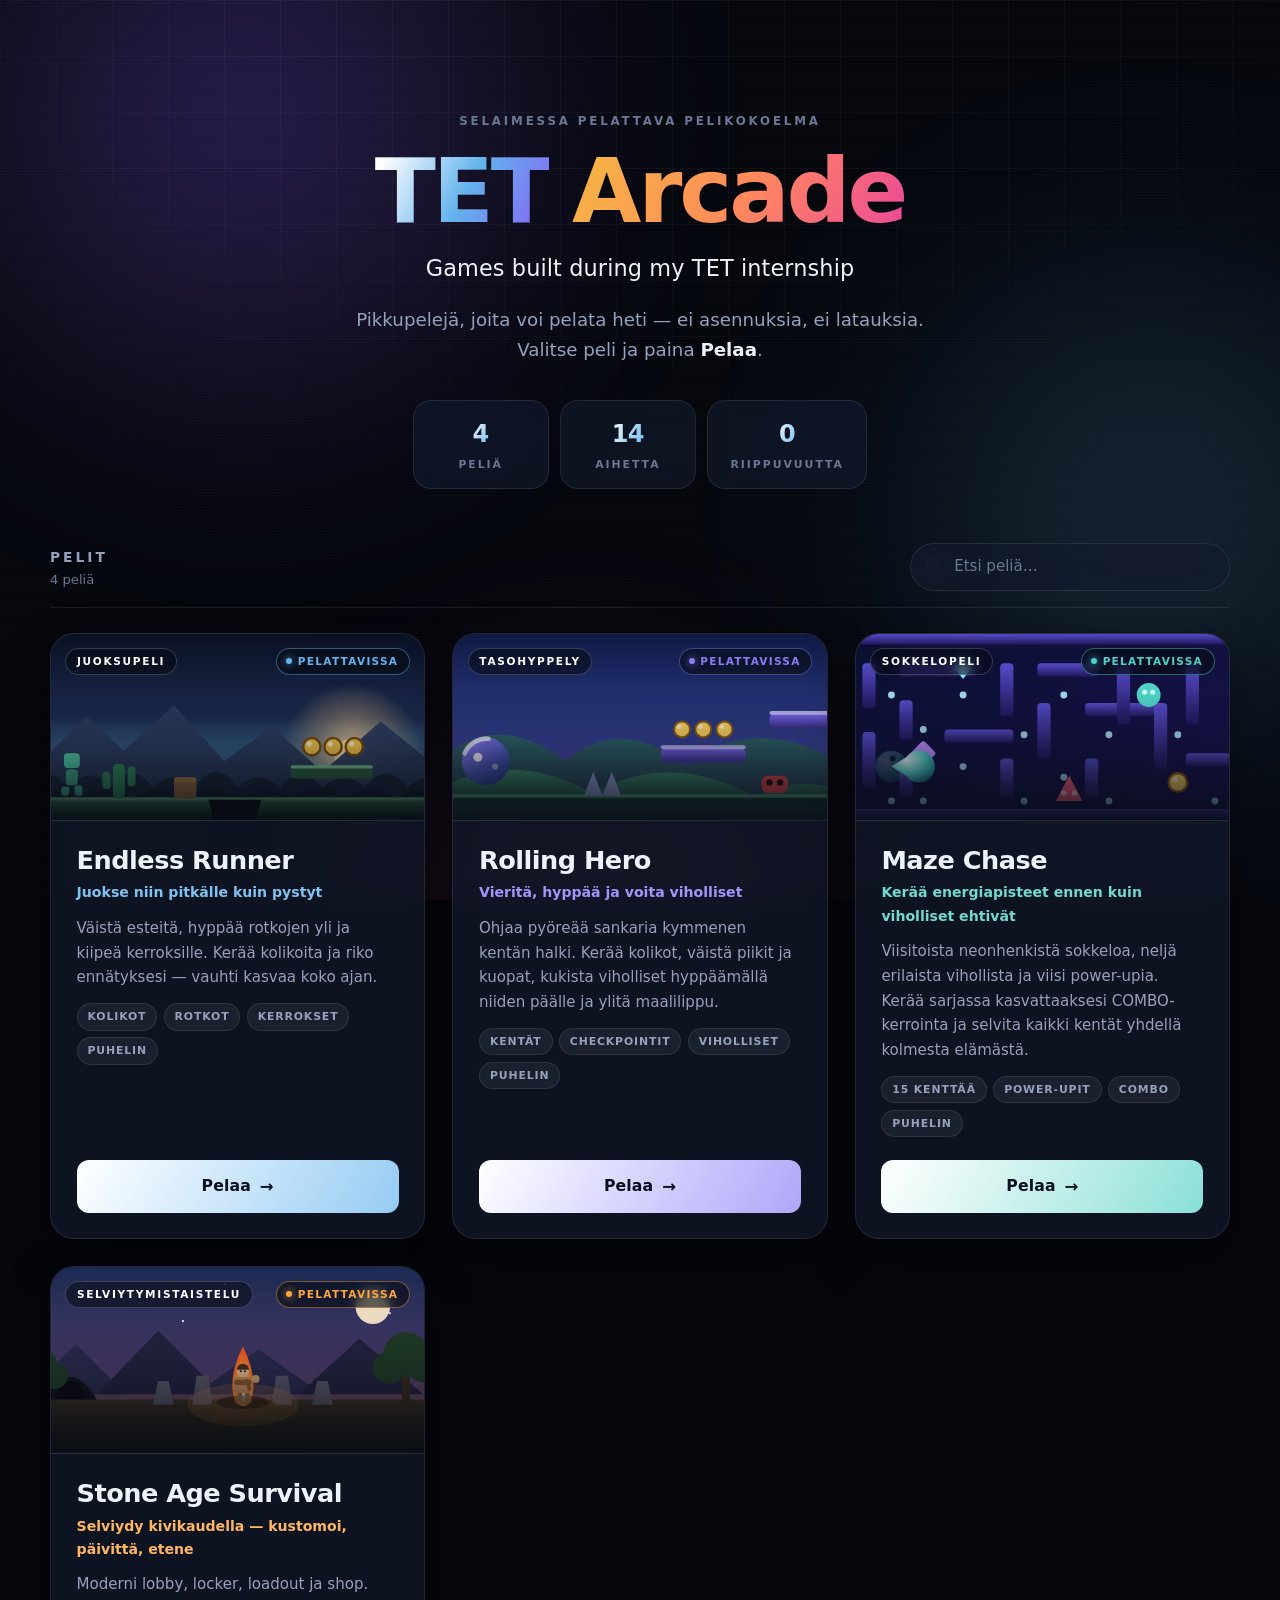
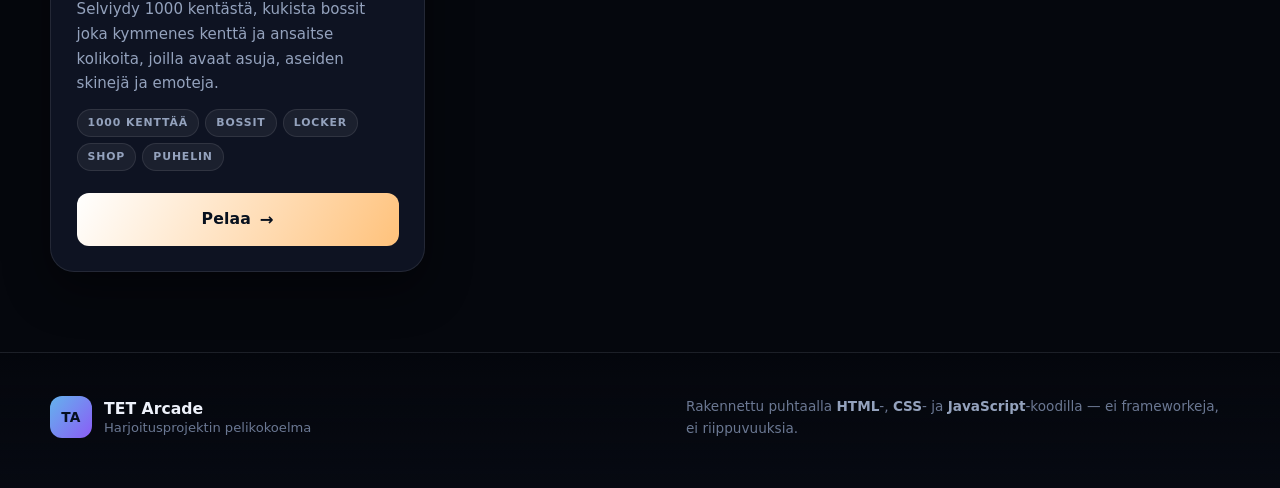
<file: index.html>
<!DOCTYPE html>
<html lang="fi">
<head>
    <meta charset="UTF-8">
    <meta name="viewport" content="width=device-width, initial-scale=1.0, viewport-fit=cover">
    <meta name="theme-color" content="#070a13">
    <meta name="description" content="TET Arcade — kokoelma selaimessa pelattavia pikkupelejä. Ei asennuksia, ei latauksia.">
    <title>TET Arcade</title>
    <link rel="stylesheet" href="style.css">
</head>
<body>
    <!-- Taustan hehku ja ruudukko -->
    <div class="bg" aria-hidden="true">
        <span class="bg__glow bg__glow--one"></span>
        <span class="bg__glow bg__glow--two"></span>
        <span class="bg__glow bg__glow--three"></span>
        <span class="bg__grid"></span>
        <span class="bg__scan"></span>
    </div>

    <a class="skip" href="#main">Siirry peleihin</a>

    <header class="hero">
        <div class="wrap hero__inner">
            <p class="hero__kicker">Selaimessa pelattava pelikokoelma</p>

            <h1 class="hero__title">
                <span class="hero__tet">TET</span><span class="hero__arcade">Arcade</span>
            </h1>

            <p class="hero__subtitle">Games built during my TET internship</p>

            <p class="hero__lead">
                Pikkupelejä, joita voi pelata heti — ei asennuksia, ei latauksia.
                Valitse peli ja paina <strong>Pelaa</strong>.
            </p>

            <!-- Luvut rakennetaan app.js:ssä peliluettelosta. -->
            <ul class="stats" id="stats" aria-label="Kokoelman tiedot"></ul>
        </div>
    </header>

    <main class="wrap main" id="main">
        <div class="section-head">
            <div>
                <h2 class="section-title">Pelit</h2>
                <p class="section-note" id="resultCount" aria-live="polite"></p>
            </div>

            <!-- Haku: suodattaa kortit nimellä, kuvauksella ja tageilla. -->
            <div class="search" id="searchWrap" hidden>
                <label class="sr-only" for="search">Etsi peliä</label>
                <span class="search__icon" aria-hidden="true"></span>
                <input
                    class="search__input"
                    id="search"
                    type="search"
                    placeholder="Etsi peliä…"
                    autocomplete="off"
                    spellcheck="false">
            </div>
        </div>

        <!-- Pelikortit rakennetaan app.js:ssä games.json-tiedostosta. -->
        <ul class="games" id="games" aria-label="Pelivalikoima"></ul>

        <p class="state" id="state" hidden></p>
    </main>

    <footer class="footer">
        <div class="wrap footer__inner">
            <div class="footer__brand">
                <span class="footer__logo" aria-hidden="true">TA</span>
                <span class="footer__text">
                    <strong>TET Arcade</strong>
                    <span>Harjoitusprojektin pelikokoelma</span>
                </span>
            </div>

            <p class="footer__tech">
                Rakennettu puhtaalla <strong>HTML</strong>-, <strong>CSS</strong>- ja
                <strong>JavaScript</strong>-koodilla — ei frameworkeja, ei riippuvuuksia.
            </p>
        </div>
    </footer>

    <script src="app.js"></script>
</body>
</html>
</file>
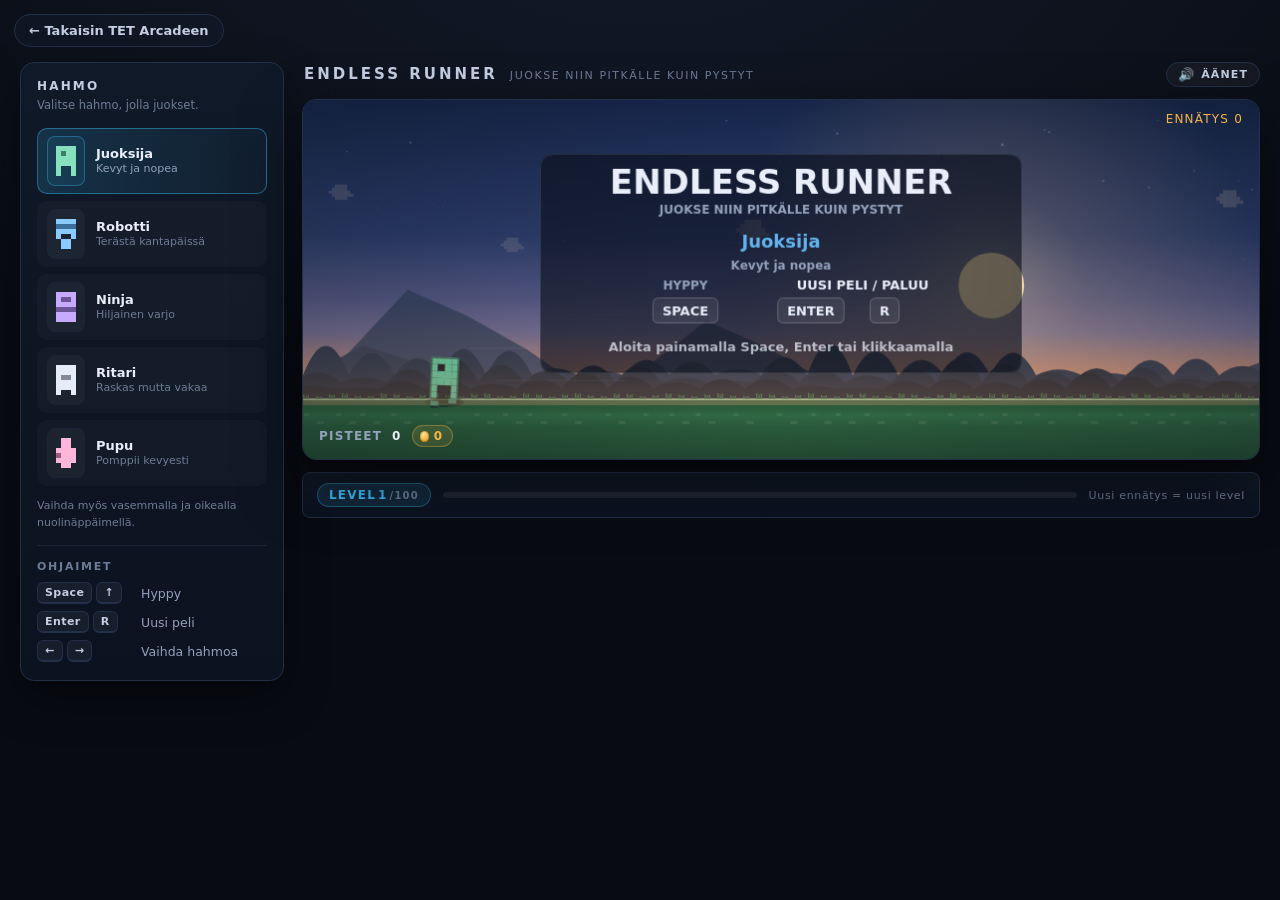
<file: games/endless-runner/index.html>
<!DOCTYPE html>
<html lang="fi">
<head>
    <meta charset="UTF-8">
    <!-- Puhelin: ei zoomia, ei kaksoisnapautuszoomoa, sivun leveys laitteen mukaan -->
    <meta name="viewport" content="width=device-width, initial-scale=1.0, maximum-scale=1.0, user-scalable=no, viewport-fit=cover">
    <meta name="theme-color" content="#0e1420">
    <meta name="mobile-web-app-capable" content="yes">
    <title>Endless Runner</title>
    <link rel="stylesheet" href="style.css">
</head>
<body>
    <!-- Paluulinkki arcade-etusivulle. -->
    <a class="backlink" href="../../index.html">← Takaisin TET Arcadeen</a>

    <div class="layout">
        <!-- Hampurilaisnappi: avaa ja sulkee valikon puhelimessa.
             Työpöydällä valikko on aina näkyvissä eikä nappia tarvita. -->
        <button class="menubtn" id="menuBtn" type="button" aria-expanded="false" aria-controls="panel">
            <span class="menubtn__bars" aria-hidden="true"><i></i><i></i><i></i></span>
            <span class="menubtn__label" id="menuLabel">Valikko</span>
        </button>

        <aside class="panel" id="panel">
            <h2 class="panel__title">Hahmo</h2>
            <p class="panel__lead">Valitse hahmo, jolla juokset.</p>

            <!-- Hahmovalitsin: napit rakennetaan game.js:ssä hahmomäärittelystä. -->
            <div class="picker" id="picker" role="radiogroup" aria-label="Hahmon valinta"></div>
            <p class="picker__hint" id="pickerHint">Vaihda myös vasemmalla ja oikealla nuolinäppäimellä.</p>

            <section class="block">
                <h3 class="block__title">Ohjaimet</h3>
                <div class="controls">
                    <div class="controls__row">
                        <span class="controls__keys"><kbd>Space</kbd><kbd>↑</kbd></span>
                        <span>Hyppy</span>
                    </div>
                    <div class="controls__row">
                        <span class="controls__keys"><kbd>Enter</kbd><kbd>R</kbd></span>
                        <span>Uusi peli</span>
                    </div>
                    <div class="controls__row">
                        <span class="controls__keys"><kbd>←</kbd><kbd>→</kbd></span>
                        <span>Vaihda hahmoa</span>
                    </div>
                </div>
            </section>
        </aside>

        <main class="game-column">
            <header class="topbar">
                <h1 class="topbar__title">Endless Runner</h1>
                <span class="topbar__tag">Juokse niin pitkälle kuin pystyt</span>
                <button class="soundbtn" id="soundBtn" type="button" aria-pressed="false" title="Äänet päälle / pois">
                    <span class="soundbtn__icon" id="soundIcon" aria-hidden="true">🔊</span>
                    <span class="soundbtn__label" id="soundLabel">Äänet</span>
                </button>
            </header>

            <div class="stage">
                <canvas id="game" width="960" height="360" aria-label="Endless Runner -peli"></canvas>
                <p class="touchhint" aria-hidden="true">Napauta hypätäksesi</p>

                <!-- Pystynäytöllä kehotetaan kääntämään puhelin vaakatasoon. -->
                <div class="rotatetip" id="rotateTip" hidden>
                    <span class="rotatetip__icon" aria-hidden="true">📱</span>
                    <p class="rotatetip__text">Käännä puhelin vaakatasoon</p>
                    <p class="rotatetip__note">Peli näkyy silloin koko ruudulla</p>
                </div>

                <div class="hud">
                    <div class="hud__score">
                        <span class="hud__label">Pisteet</span>
                        <span id="score">0</span>
                        <span class="hud__coins" title="Kolikot">
                            <span class="hud__coin" aria-hidden="true"></span>
                            <span id="coins">0</span>
                        </span>
                    </div>
                    <div class="hud__best" id="best" hidden>Ennätys <span id="bestScore">0</span></div>
                </div>

                <div class="overlay" id="overlay" hidden>
                    <div class="overlay__panel">
                        <p class="overlay__title" id="overlayTitle">Peli loppui</p>
                        <p class="overlay__score" id="overlayScore">Pisteet 0</p>
                        <p class="overlay__note" id="overlayNote" hidden></p>
                        <p class="overlay__hint" id="overlayHint">Aloita uusi peli painamalla <kbd>Enter</kbd>, <kbd>Space</kbd> tai klikkaamalla</p>
                        <button class="overlay__again" id="overlayBtn" type="button">Pelaa uudelleen</button>
                    </div>
                </div>
            </div>

            <div class="levelbar">
                <span class="levelbar__badge">Level <span id="level">1</span><span class="levelbar__max">/100</span></span>
                <div class="levelbar__track" role="progressbar" aria-label="Edistyminen seuraavalle levelille">
                    <div class="levelbar__fill" id="levelFill"></div>
                </div>
                <span class="levelbar__note">Uusi ennätys = uusi level</span>
            </div>
        </main>
    </div>

    <script src="game.js"></script>
</body>
</html>
</file>
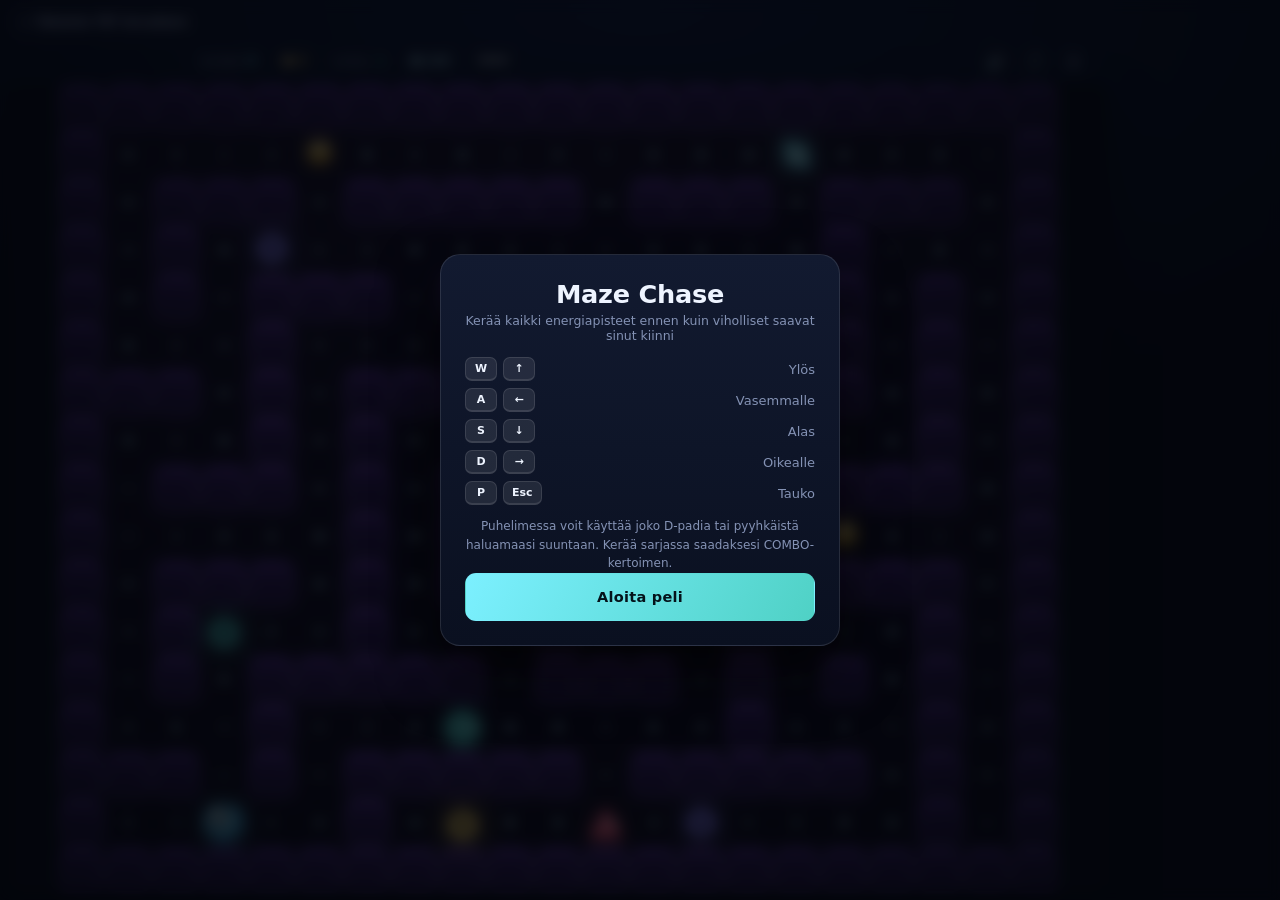
<file: games/maze-chase/index.html>
<!DOCTYPE html>
<html lang="fi">
<head>
    <meta charset="UTF-8">
    <!-- Puhelin: ei zoomia, sivun leveys laitteen mukaan, lovi huomioidaan -->
    <meta name="viewport" content="width=device-width, initial-scale=1.0, maximum-scale=1.0, user-scalable=no, viewport-fit=cover">
    <meta name="theme-color" content="#070b18">
    <meta name="mobile-web-app-capable" content="yes">
    <meta name="apple-mobile-web-app-capable" content="yes">
    <meta name="description" content="Maze Chase — nopeatempoinen neonhenkinen sokkelopeli.">
    <title>Maze Chase</title>
    <link rel="stylesheet" href="style.css">
</head>
<body>
    <!-- Paluulinkki arcade-valikkoon. -->
    <a class="backlink" href="../../index.html">← Takaisin TET Arcadeen</a>

    <div class="game">
        <!-- Yläpalkki: pisteet, kolikot, kenttä, elämät -->
        <header class="topbar">
            <div class="topbar__stats">
                <span class="chip chip--score" title="Pisteet">
                    <span class="chip__label">SCORE</span><strong id="hudScore">0</strong>
                </span>
                <span class="chip chip--coins" title="Kolikot">
                    <span class="coin-dot" aria-hidden="true"></span><strong id="hudCoins">0</strong>
                </span>
                <span class="chip chip--level" title="Kenttä">
                    <span class="chip__label">LEVEL</span><strong id="hudLevel">1</strong>
                </span>
                <span class="chip chip--pellets" title="Jäljellä olevat energiapisteet">
                    <span class="pellet-dot" aria-hidden="true"></span><strong id="hudPellets">0</strong>
                </span>
                <span class="chip chip--lives" title="Elämät"><strong id="hudLives">❤️❤️❤️</strong></span>
                <span class="chip chip--combo" id="hudComboWrap" hidden title="Pistekerroin">
                    COMBO <strong id="hudCombo">x2</strong>
                </span>
            </div>

            <div class="topbar__buttons">
                <button class="iconbtn" id="btnSound" type="button" title="Äänet päälle / pois" aria-pressed="false">🔊</button>
                <button class="iconbtn" id="btnMusic" type="button" title="Musiikki päälle / pois" aria-pressed="false">🎵</button>
                <button class="iconbtn" id="btnPause" type="button" title="Tauko (P)">⏸</button>
            </div>
        </header>

        <!-- Aktiiviset power-upit -->
        <p class="power" id="hudPower" hidden></p>

        <!-- Pelialue -->
        <div class="stage" id="stage">
            <canvas id="game" width="672" height="544" aria-label="Maze Chase -peli"></canvas>
        </div>

        <!-- Kosketusohjain: D-pad. Pyyhkäisy toimii koko pelialueella. -->
        <div class="dpad" id="dpad" aria-hidden="true">
            <button class="dbtn dbtn--up" id="btnUp" type="button" aria-label="Ylös">▲</button>
            <button class="dbtn dbtn--left" id="btnLeft" type="button" aria-label="Vasemmalle">◀</button>
            <button class="dbtn dbtn--down" id="btnDown" type="button" aria-label="Alas">▼</button>
            <button class="dbtn dbtn--right" id="btnRight" type="button" aria-label="Oikealle">▶</button>
        </div>
    </div>

    <!-- Pause-valikko -->
    <div class="overlay" id="pauseOverlay" hidden>
        <div class="overlay__panel">
            <h2 class="overlay__title">Tauko</h2>
            <p class="overlay__sub" id="pauseSub">Kenttä 1</p>

            <div class="menu">
                <button class="mbtn mbtn--primary" id="btnContinue" type="button">CONTINUE</button>
                <button class="mbtn" id="btnRestart" type="button">RESTART LEVEL</button>
                <button class="mbtn" id="btnSettings" type="button">SETTINGS</button>
                <button class="mbtn mbtn--ghost" id="btnBackToGames" type="button">BACK TO GAMES</button>
            </div>

            <div class="settings" id="settingsPanel" hidden>
                <h3 class="settings__title">Asetukset</h3>
                <label class="settings__row">
                    <span>Sound</span>
                    <input type="checkbox" id="optSound" checked>
                </label>
                <label class="settings__row">
                    <span>Music</span>
                    <input type="checkbox" id="optMusic" checked>
                </label>
                <label class="settings__row">
                    <span>Näytä D-pad</span>
                    <input type="checkbox" id="optDpad" checked>
                </label>
                <button class="mbtn mbtn--small" id="btnCloseSettings" type="button">Valmis</button>
            </div>
        </div>
    </div>

    <!-- Kenttä läpi -->
    <div class="overlay" id="clearOverlay" hidden>
        <div class="overlay__panel">
            <p class="overlay__badge">Kenttä läpi!</p>
            <h2 class="overlay__title" id="clearTitle">Hienoa!</h2>

            <ul class="results">
                <li><span>Pisteet</span><strong id="clearScore">0</strong></li>
                <li><span>Kolikot</span><strong id="clearCoins">0 / 0</strong></li>
                <li><span>Aika</span><strong id="clearTime">0:00</strong></li>
                <li><span>Bonus</span><strong id="clearBonus">+0</strong></li>
            </ul>

            <p class="overlay__note" id="clearNote" hidden></p>

            <div class="menu">
                <button class="mbtn mbtn--primary" id="btnNext" type="button">Seuraava kenttä</button>
                <button class="mbtn mbtn--ghost" id="btnClearBack" type="button">BACK TO GAMES</button>
            </div>
        </div>
    </div>

    <!-- Game over -->
    <div class="overlay" id="overOverlay" hidden>
        <div class="overlay__panel">
            <p class="overlay__badge overlay__badge--danger">GAME OVER</p>
            <h2 class="overlay__title">Viholliset saivat sinut</h2>

            <ul class="results">
                <li><span>Pisteet</span><strong id="overScore">0</strong></li>
                <li><span>Kolikot</span><strong id="overCoins">0</strong></li>
                <li><span>Kenttä</span><strong id="overLevel">1 / 15</strong></li>
                <li><span>Paras tulos</span><strong id="overBest">0</strong></li>
            </ul>

            <p class="overlay__note" id="overNote" hidden></p>

            <div class="menu">
                <button class="mbtn mbtn--primary" id="btnRetry" type="button">Yritä uudelleen</button>
                <button class="mbtn mbtn--ghost" id="btnOverBack" type="button">BACK TO GAMES</button>
            </div>
        </div>
    </div>

    <!-- Lopputulokset -->
    <div class="overlay" id="finalOverlay" hidden>
        <div class="overlay__panel">
            <p class="overlay__badge overlay__badge--gold">Kaikki 15 kenttää läpi!</p>
            <h2 class="overlay__title">Olet sokkelomestari!</h2>

            <ul class="results">
                <li><span>Loppupisteet</span><strong id="finalScore">0</strong></li>
                <li><span>Kolikot yhteensä</span><strong id="finalCoins">0</strong></li>
                <li><span>Kokonaisaika</span><strong id="finalTime">0:00</strong></li>
                <li><span>Paras tulos</span><strong id="finalBest">0</strong></li>
            </ul>

            <div class="menu">
                <button class="mbtn mbtn--primary" id="btnFinalReplay" type="button">Pelaa alusta</button>
                <button class="mbtn mbtn--ghost" id="btnFinalBack" type="button">BACK TO GAMES</button>
            </div>
        </div>
    </div>

    <!-- Ohjeet -->
    <div class="overlay" id="helpOverlay" hidden>
        <div class="overlay__panel">
            <h2 class="overlay__title">Maze Chase</h2>
            <p class="overlay__sub">Kerää kaikki energiapisteet ennen kuin viholliset saavat sinut kiinni</p>

            <ul class="help">
                <li><span class="help__key">W</span><span class="help__key">↑</span><span class="help__txt">Ylös</span></li>
                <li><span class="help__key">A</span><span class="help__key">←</span><span class="help__txt">Vasemmalle</span></li>
                <li><span class="help__key">S</span><span class="help__key">↓</span><span class="help__txt">Alas</span></li>
                <li><span class="help__key">D</span><span class="help__key">→</span><span class="help__txt">Oikealle</span></li>
                <li><span class="help__key">P</span><span class="help__key">Esc</span><span class="help__txt">Tauko</span></li>
            </ul>

            <p class="overlay__note">
                Puhelimessa voit käyttää joko D-padia tai pyyhkäistä haluamaasi suuntaan.
                Kerää sarjassa saadaksesi COMBO-kertoimen.
            </p>

            <div class="menu">
                <button class="mbtn mbtn--primary" id="btnStart" type="button">Aloita peli</button>
            </div>
        </div>
    </div>

    <script src="game.js"></script>
</body>
</html>
</file>
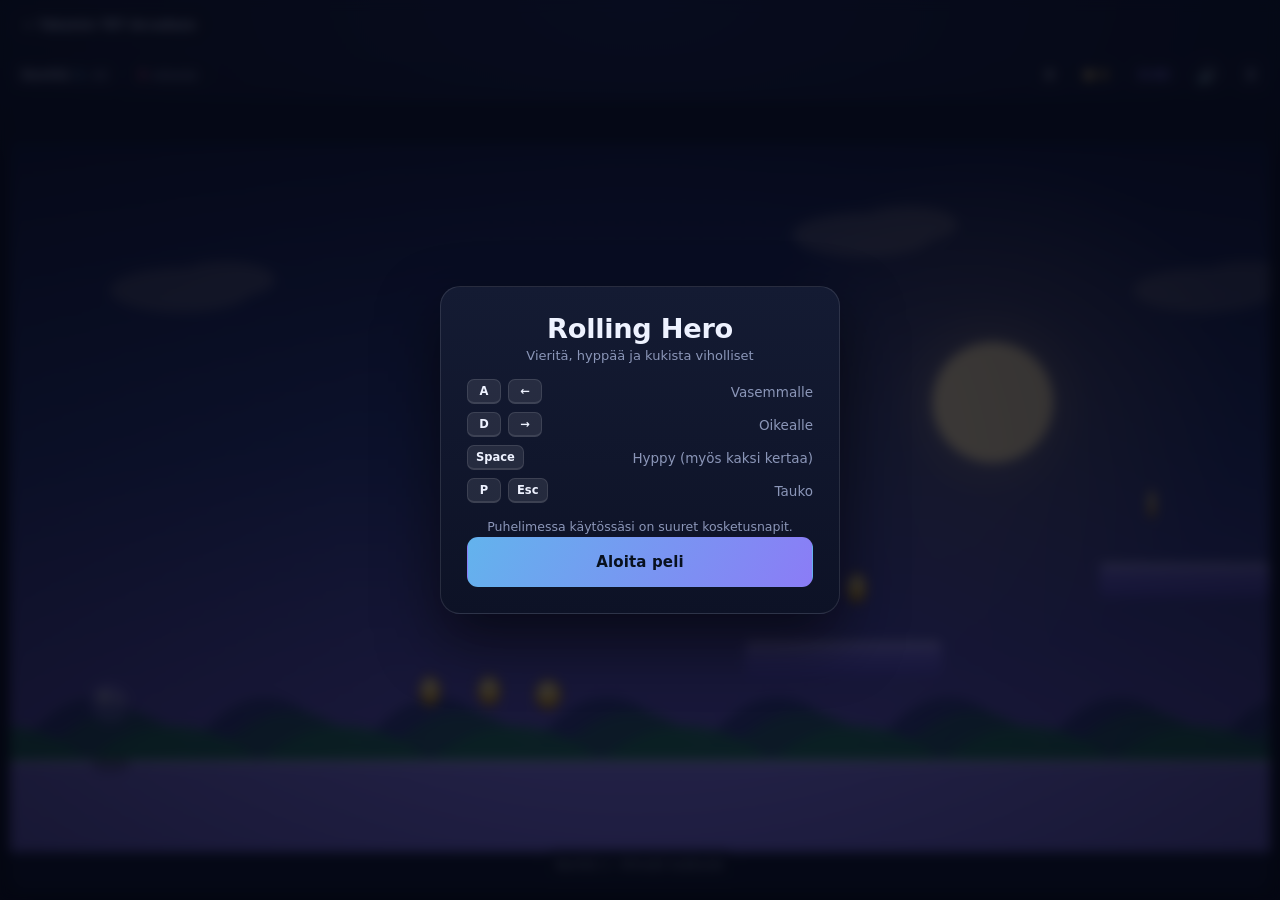
<file: games/rolling-hero/index.html>
<!DOCTYPE html>
<html lang="fi">
<head>
    <meta charset="UTF-8">
    <!-- Puhelin: ei zoomia, sivun leveys laitteen mukaan, lovi huomioidaan -->
    <meta name="viewport" content="width=device-width, initial-scale=1.0, maximum-scale=1.0, user-scalable=no, viewport-fit=cover">
    <meta name="theme-color" content="#0b1024">
    <meta name="mobile-web-app-capable" content="yes">
    <meta name="apple-mobile-web-app-capable" content="yes">
    <meta name="description" content="Rolling Hero — värikäs tasohyppely, jossa pyöreä sankari vierii kenttien halki.">
    <title>Rolling Hero</title>
    <link rel="stylesheet" href="style.css">
</head>
<body>
    <!-- Paluulinkki arcade-valikkoon. -->
    <a class="backlink" id="backLink" href="../../index.html">← Takaisin TET Arcadeen</a>

    <div class="game">
        <!-- Yläpalkki: kenttä, pisteet ja painikkeet -->
        <header class="topbar">
            <div class="topbar__left">
                <span class="chip chip--level">Kenttä <strong id="hudLevel">1</strong><span class="chip__max">/10</span></span>
                <span class="chip chip--lives" title="Elämät">
                    <strong id="hudLives">3</strong>
                    <span class="chip__label">elämää</span>
                </span>
            </div>

            <div class="topbar__right">
                <span class="chip chip--score" title="Pisteet"><strong id="hudScore">0</strong></span>
                <span class="chip chip--coins" title="Kolikot">
                    <span class="coin-dot" aria-hidden="true"></span>
                    <strong id="hudCoins">0</strong>
                </span>
                <span class="chip chip--time" title="Aika"><strong id="hudTime">0:00</strong></span>
                <button class="iconbtn" id="soundBtn" type="button" aria-pressed="false" title="Äänet päälle / pois">
                    <span id="soundIcon" aria-hidden="true">🔊</span>
                </button>
                <button class="iconbtn" id="pauseBtn" type="button" title="Pause (P)">
                    <span aria-hidden="true">⏸</span>
                </button>
            </div>
        </header>

        <!-- Pelialue -->
        <div class="stage" id="stage">
            <canvas id="game" width="960" height="540" aria-label="Rolling Hero -peli"></canvas>

            <!-- Kosketusohjaimet: näytetään vain kosketuslaitteilla -->
            <div class="touch" id="touch" aria-hidden="true">
                <div class="touch__side">
                    <button class="tbtn tbtn--dir" id="btnLeft" type="button" aria-label="Vasemmalle">◀</button>
                    <button class="tbtn tbtn--dir" id="btnRight" type="button" aria-label="Oikealle">▶</button>
                </div>
                <div class="touch__side touch__side--right">
                    <button class="tbtn tbtn--jump" id="btnJump" type="button" aria-label="Hyppy">⬆</button>
                    <button class="tbtn tbtn--pause" id="btnPause" type="button" aria-label="Pause">⏸</button>
                </div>
            </div>

            <!-- Vihje kentän alussa -->
            <p class="hint" id="hint">Kieritä kolikot ja ylitä maali</p>
        </div>
    </div>

    <!-- Pause-valikko -->
    <div class="overlay" id="pauseOverlay" hidden>
        <div class="overlay__panel">
            <h2 class="overlay__title" id="pauseTitle">Tauko</h2>
            <p class="overlay__sub" id="pauseSub">Kenttä 1</p>

            <div class="menu">
                <button class="mbtn mbtn--primary" id="btnContinue" type="button">Jatka</button>
                <button class="mbtn" id="btnRestart" type="button">Aloita kenttä alusta</button>
                <button class="mbtn" id="btnSettings" type="button">Asetukset</button>
                <button class="mbtn mbtn--ghost" id="btnBackToGames" type="button">Takaisin peleihin</button>
            </div>

            <!-- Asetukset -->
            <div class="settings" id="settingsPanel" hidden>
                <h3 class="settings__title">Asetukset</h3>
                <label class="settings__row">
                    <span>Äänet</span>
                    <input type="checkbox" id="optSound" checked>
                </label>
                <label class="settings__row">
                    <span>Näytä kosketusohjaimet</span>
                    <input type="checkbox" id="optTouch">
                </label>
                <label class="settings__row settings__row--range">
                    <span>Musiikin voimakkuus</span>
                    <input type="range" id="optVolume" min="0" max="100" value="70">
                </label>
                <button class="mbtn mbtn--small" id="btnCloseSettings" type="button">Valmis</button>
            </div>
        </div>
    </div>

    <!-- Kentän läpäisy -->
    <div class="overlay" id="winOverlay" hidden>
        <div class="overlay__panel">
            <p class="overlay__badge" id="winBadge">Kenttä läpi!</p>
            <h2 class="overlay__title" id="winTitle">Hienoa!</h2>

            <ul class="results">
                <li><span>Aika</span><strong id="winTime">0:00</strong></li>
                <li><span>Kolikot</span><strong id="winCoins">0</strong></li>
                <li><span>Kuolemat</span><strong id="winDeaths">0</strong></li>
                <li><span>Pisteet</span><strong id="winScore">0</strong></li>
            </ul>

            <p class="overlay__note" id="winNote" hidden></p>

            <div class="menu">
                <button class="mbtn mbtn--primary" id="btnNext" type="button">Seuraava kenttä</button>
                <button class="mbtn" id="btnReplay" type="button">Pelaa uudelleen</button>
                <button class="mbtn mbtn--ghost" id="btnWinBack" type="button">Takaisin peleihin</button>
            </div>
        </div>
    </div>

    <!-- Pelin läpäisy -->
    <div class="overlay" id="finalOverlay" hidden>
        <div class="overlay__panel">
            <p class="overlay__badge overlay__badge--gold" id="finalBadge">Kaikki kentät läpi!</p>
            <h2 class="overlay__title" id="finalTitle">Olet sankari!</h2>

            <ul class="results">
                <li><span>Kokonaisaika</span><strong id="finalTime">0:00</strong></li>
                <li><span>Kolikot yhteensä</span><strong id="finalCoins">0</strong></li>
                <li><span>Kuolemat yhteensä</span><strong id="finalDeaths">0</strong></li>
                <li><span>Loppupisteet</span><strong id="finalScore">0</strong></li>
            </ul>

            <p class="overlay__note" id="finalNote" hidden></p>

            <div class="menu">
                <button class="mbtn mbtn--primary" id="btnFinalReplay" type="button">Pelaa alusta</button>
                <button class="mbtn mbtn--ghost" id="btnFinalBack" type="button">Takaisin peleihin</button>
            </div>
        </div>
    </div>

    <!-- Ohjeet ensimmäisellä kerralla -->
    <div class="overlay" id="helpOverlay" hidden>
        <div class="overlay__panel">
            <h2 class="overlay__title">Rolling Hero</h2>
            <p class="overlay__sub">Vieritä, hyppää ja kukista viholliset</p>

            <ul class="help">
                <li><span class="help__key">A</span><span class="help__key">←</span><span class="help__txt">Vasemmalle</span></li>
                <li><span class="help__key">D</span><span class="help__key">→</span><span class="help__txt">Oikealle</span></li>
                <li><span class="help__key">Space</span><span class="help__txt">Hyppy (myös kaksi kertaa)</span></li>
                <li><span class="help__key">P</span><span class="help__key">Esc</span><span class="help__txt">Tauko</span></li>
            </ul>

            <p class="overlay__note">Puhelimessa käytössäsi on suuret kosketusnapit.</p>

            <div class="menu">
                <button class="mbtn mbtn--primary" id="btnStart" type="button">Aloita peli</button>
            </div>
        </div>
    </div>

    <script src="game.js"></script>
</body>
</html>
</file>
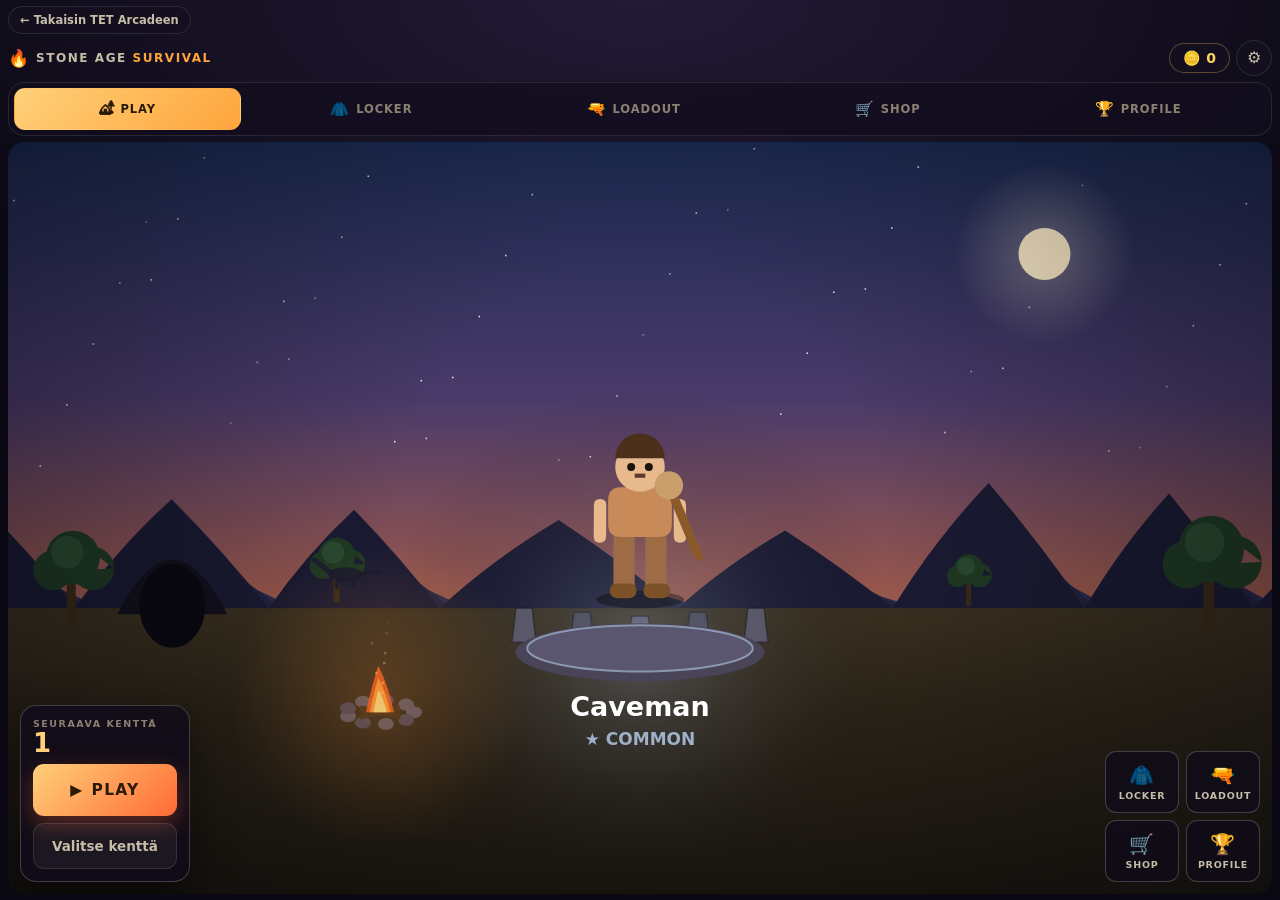
<file: games/stone-age-survival/index.html>
<!DOCTYPE html>
<html lang="fi">
<head>
    <meta charset="UTF-8">
    <meta name="viewport" content="width=device-width, initial-scale=1.0, maximum-scale=1.0, user-scalable=no, viewport-fit=cover">
    <meta name="theme-color" content="#0d0b16">
    <meta name="mobile-web-app-capable" content="yes">
    <meta name="apple-mobile-web-app-capable" content="yes">
    <meta name="description" content="Stone Age Survival — kivikauden selviytymistaistelu. Lobby, locker, loadout ja shop.">
    <title>Stone Age Survival</title>
    <link rel="stylesheet" href="style.css">
</head>
<body>
    <!-- Kolikkoanimaation kerros -->
    <div class="coinlayer" id="coinLayer" aria-hidden="true"></div>
    <div class="toast" id="toast" role="status" aria-live="polite"></div>

    <a class="backlink" href="../../index.html" data-arcade>← Takaisin TET Arcadeen</a>

    <div class="app">

        <!-- ===================== YLÄPALKKI ===================== -->
        <header class="topbar">
            <div class="topbar__brand">
                <span class="brand__mark" aria-hidden="true">🔥</span>
                <span class="brand__text">STONE AGE <strong>SURVIVAL</strong></span>
            </div>
            <div class="topbar__right">
                <div class="wallet" title="Kolikkosi">
                    <span class="wallet__icon" aria-hidden="true">🪙</span>
                    <strong data-coins>0</strong>
                </div>
                <button class="iconbtn" type="button" data-nav="settings" title="Asetukset">⚙</button>
            </div>
        </header>

        <!-- ===================== NAVIGOINTI ===================== -->
        <nav class="nav" id="nav">
            <button class="navbtn" type="button" data-nav="lobby"><span aria-hidden="true">🏕</span>PLAY</button>
            <button class="navbtn" type="button" data-nav="locker"><span aria-hidden="true">🧥</span>LOCKER</button>
            <button class="navbtn" type="button" data-nav="loadout"><span aria-hidden="true">🔫</span>LOADOUT</button>
            <button class="navbtn" type="button" data-nav="shop"><span aria-hidden="true">🛒</span>SHOP</button>
            <button class="navbtn" type="button" data-nav="profile"><span aria-hidden="true">🏆</span>PROFILE</button>
        </nav>

        <main class="main">

            <!-- ===================== LOBBY ===================== -->
            <section class="screen screen--lobby" id="screen-lobby">
                <div class="lobby">
                    <canvas id="lobbyCanvas" class="lobby__canvas"></canvas>

                    <div class="lobby__overlay">
                        <div class="lobby__left">
                            <div class="playcard">
                                <div class="playcard__head">
                                    <span class="playcard__label">SEURAAVA KENTTÄ</span>
                                    <strong class="playcard__level" id="lobbyNextLevel">1</strong>
                                </div>
                                <button class="bigbtn" type="button" id="btnLobbyPlay">
                                    <span aria-hidden="true">▶</span> PLAY
                                </button>
                                <button class="ghostbtn" type="button" data-nav="play">Valitse kenttä</button>
                            </div>
                        </div>

                        <div class="lobby__right">
                            <div class="quick">
                                <button class="quick__btn" type="button" data-nav="locker">
                                    <span aria-hidden="true">🧥</span><span>LOCKER</span>
                                </button>
                                <button class="quick__btn" type="button" data-nav="loadout">
                                    <span aria-hidden="true">🔫</span><span>LOADOUT</span>
                                </button>
                                <button class="quick__btn" type="button" data-nav="shop">
                                    <span aria-hidden="true">🛒</span><span>SHOP</span>
                                </button>
                                <button class="quick__btn" type="button" data-nav="profile">
                                    <span aria-hidden="true">🏆</span><span>PROFILE</span>
                                </button>
                            </div>
                        </div>
                    </div>
                </div>
            </section>

            <!-- ===================== PLAY ===================== -->
            <section class="screen" id="screen-play" hidden>
                <div class="scroll">
                    <h1 class="title">PLAY</h1>
                    <p class="subtitle">Valitse kenttä ja aloita selviytyminen</p>

                    <div class="playgrid">
                        <div class="panel panel--level">
                            <div class="levelhead">
                                <button class="stepper" type="button" id="btnLevelDown">−</button>
                                <input class="levelinput" type="number" id="playLevelInput" min="1" value="1" aria-label="Kentän numero">
                                <button class="stepper" type="button" id="btnLevelUp">+</button>
                            </div>

                            <input class="slider" type="range" id="playSlider" min="1" max="1" value="1" aria-label="Kentän valinta">

                            <div class="playstats">
                                <div class="playstat">
                                    <span class="playstat__label">LEVEL</span>
                                    <strong class="playstat__value" id="playLevel">1</strong>
                                </div>
                                <div class="playstat">
                                    <span class="playstat__label">DIFFICULTY</span>
                                    <span class="playstat__stars" id="playStars"></span>
                                </div>
                                <div class="playstat">
                                    <span class="playstat__label">REWARD</span>
                                    <strong class="playstat__value is-gold" id="playReward">+100 COINS</strong>
                                </div>
                            </div>

                            <p class="playname" id="playName">Camp</p>

                            <div class="playmeta">
                                <div class="playmeta__row"><span>Alue</span><strong class="playmeta__value" id="playBiome">—</strong></div>
                                <div class="playmeta__row"><span>Aallot</span><strong class="playmeta__value" id="playWaves">—</strong></div>
                                <div class="playmeta__row"><span>Viholliset</span><strong class="playmeta__value" id="playEnemies">—</strong></div>
                                <div class="playmeta__row"><span>Bossi</span><strong class="playmeta__value" id="playBoss">—</strong></div>
                            </div>

                            <p class="locknote" id="playLockNote" hidden>🔒 Tämä kenttä on vielä lukossa. Selvitä edelliset kentät ensin.</p>

                            <button class="bigbtn" type="button" id="btnStartLevel">START LEVEL</button>
                            <button class="ghostbtn" type="button" id="btnLevelMax">Hyppää viimeisimpään</button>
                            <p class="hint" id="playProgress">Avattu 1 / 1 000 kenttää</p>
                        </div>

                        <div class="panel panel--brief">
                            <h2 class="panel__title">Tehtävä</h2>
                            <ul class="brief">
                                <li><span aria-hidden="true">⚔️</span> Kukista kaikki aallot.</li>
                                <li><span aria-hidden="true">👑</span> Joka 10. kenttä on bossikenttä.</li>
                                <li><span aria-hidden="true">🪙</span> Saat kolikoita jokaisesta suoritetusta kentästä.</li>
                                <li><span aria-hidden="true">🎁</span> Bonukset: ei vahinkoja, nopea suoritus, kaikki viholliset.</li>
                                <li><span aria-hidden="true">💚</span> Kerää parannuspaketteja vihollisilta.</li>
                            </ul>

                            <h2 class="panel__title">Ohjaus</h2>
                            <ul class="keys">
                                <li><span class="key">W</span><span class="key">A</span><span class="key">S</span><span class="key">D</span><em>Liiku</em></li>
                                <li><span class="key">Hiiri</span><em>Tähtää ja ammu</em></li>
                                <li><span class="key">Space</span><em>Ammu</em></li>
                                <li><span class="key">1</span><span class="key">2</span><span class="key">3</span><span class="key">4</span><em>Vaihda asetta</em></li>
                                <li><span class="key">P</span><span class="key">Esc</span><em>Tauko</em></li>
                                <li><span class="key">📱</span><em>Vasemmalla liikut, oikealla tähtäät</em></li>
                            </ul>
                        </div>
                    </div>
                </div>
            </section>

            <!-- ===================== LOCKER ===================== -->
            <section class="screen" id="screen-locker" hidden>
                <div class="scroll">
                    <h1 class="title">LOCKER</h1>
                    <p class="subtitle">Muokkaa hahmoasi — valinta näkyy heti esikatselussa</p>
                    <p class="hint" id="lockerSummary"></p>

                    <div class="locker">
                        <div class="locker__preview">
                            <div class="previewbox">
                                <canvas id="lockerPreview"></canvas>
                            </div>
                        </div>
                        <div class="locker__items">
                            <div class="tabs" id="lockerTabs"></div>
                            <div class="items" id="lockerGrid"></div>
                        </div>
                    </div>
                </div>
            </section>

            <!-- ===================== LOADOUT ===================== -->
            <section class="screen" id="screen-loadout" hidden>
                <div class="scroll">
                    <h1 class="title">LOADOUT</h1>
                    <p class="subtitle">Valitse aseet jokaiseen paikkaan. Lähitaisteluase näkyy lobbyssä.</p>
                    <p class="hint" id="loadoutHint"></p>

                    <div class="slots" id="loadoutSlots"></div>
                    <div class="items items--wide" id="loadoutGrid"></div>
                </div>
            </section>

            <!-- ===================== SHOP ===================== -->
            <section class="screen" id="screen-shop" hidden>
                <div class="scroll">
                    <h1 class="title">SHOP</h1>
                    <p class="subtitle">Kaikki ostokset tehdään pelaamalla ansaituilla kolikoilla. Ei oikeaa rahaa.</p>

                    <div class="tabs" id="shopTabs"></div>

                    <div class="shop">
                        <div class="shop__preview">
                            <div class="previewbox previewbox--tall">
                                <canvas id="shopPreview"></canvas>
                            </div>
                            <p class="hint">Napauta tuotetta nähdäksesi sen hahmolla</p>
                        </div>
                        <div class="items items--shop" id="shopGrid"></div>
                    </div>
                </div>
            </section>

            <!-- ===================== PROFILE ===================== -->
            <section class="screen" id="screen-profile" hidden>
                <div class="scroll">
                    <h1 class="title">PROFILE</h1>
                    <p class="subtitle">Edistymisesi ja kokoelmasi</p>

                    <div class="statgrid">
                        <div class="stat"><span>🪙 Kolikot</span><strong id="profileCoins">0</strong></div>
                        <div class="stat"><span>🏔 Korkein kenttä</span><strong id="profileLevel">1</strong></div>
                        <div class="stat"><span>✅ Läpäisty</span><strong id="profileCleared">0</strong></div>
                        <div class="stat"><span>💀 Vihollisia</span><strong id="profileEnemies">0</strong></div>
                        <div class="stat"><span>👑 Bosseja</span><strong id="profileBosses">0</strong></div>
                        <div class="stat"><span>⭐ Paras pisteet</span><strong id="profileBest">0</strong></div>
                        <div class="stat"><span>💰 Ansaitut kolikot</span><strong id="profileEarned">0</strong></div>
                    </div>

                    <h2 class="section">KOKOELMA</h2>
                    <div class="progresses" id="profileCollections"></div>
                </div>
            </section>

            <!-- ===================== SETTINGS ===================== -->
            <section class="screen" id="screen-settings" hidden>
                <div class="scroll">
                    <h1 class="title">SETTINGS</h1>
                    <p class="subtitle">Asetukset tallentuvat automaattisesti</p>

                    <div class="panel panel--settings">
                        <label class="setting">
                            <span class="setting__text"><strong>Sound</strong><em>Äänitehosteet</em></span>
                            <input type="checkbox" id="setSound" checked>
                        </label>
                        <label class="setting">
                            <span class="setting__text"><strong>Music</strong><em>Taustamusiikki</em></span>
                            <input type="checkbox" id="setMusic" checked>
                        </label>
                        <label class="setting">
                            <span class="setting__text"><strong>Screen Shake</strong><em>Ruudun tärähdys</em></span>
                            <input type="checkbox" id="setShake" checked>
                        </label>
                        <label class="setting">
                            <span class="setting__text"><strong>Touch Controls</strong><em>Näytä kosketusohjaimet</em></span>
                            <input type="checkbox" id="setTouch" checked>
                        </label>
                    </div>

                    <div class="panel panel--settings">
                        <h2 class="panel__title">Tallennus</h2>
                        <p class="hint">Edistyminen tallennetaan selaimeesi automaattisesti.</p>
                        <button class="ghostbtn ghostbtn--danger" type="button" id="btnResetSave">Nollaa edistyminen</button>
                    </div>

                    <div class="panel panel--settings">
                        <h2 class="panel__title">Tietoja</h2>
                        <p class="hint">
                            Stone Age Survival on omaperäinen kivikausiaiheinen selviytymispeli.
                            Kaikki ostokset tehdään pelin sisäisillä kolikoilla, jotka ansaitaan pelaamalla.
                            Ei oikeaa rahaa, ei loot boxeja, ei pay-to-win-mekaniikkoja.
                            Kaikki kosmeettiset esineet ovat vain ulkonäöllisiä.
                        </p>
                    </div>
                </div>
            </section>

            <!-- ===================== GAME ===================== -->
            <section class="screen screen--game" id="screen-game" hidden>
                <div class="gamewrap">
                    <div class="gamehud">
                        <div class="hudleft">
                            <div class="hpbar">
                                <div class="hpbar__fill" id="hudHp"></div>
                                <span class="hpbar__text" id="hudHpText">100 / 100</span>
                            </div>
                            <div class="hudinfo">
                                <span id="hudWave">WAVE 1 / 1</span>
                                <span id="hudEnemies">0 vihollista</span>
                            </div>
                            <span class="combo" id="hudCombo" hidden>COMBO x2</span>
                        </div>

                        <div class="hudcenter">
                            <span class="gamelevel" id="gameLevelLabel">LEVEL 1</span>
                            <span class="gameboss" id="gameBossLabel"></span>
                        </div>

                        <div class="hudright">
                            <div class="hudstat">
                                <span class="hudstat__label">SCORE</span>
                                <strong id="hudScore">0</strong>
                            </div>
                            <div class="hudstat">
                                <span class="hudstat__label">COINS</span>
                                <strong class="is-gold" id="hudCoins">0</strong>
                            </div>
                            <button class="iconbtn" type="button" id="btnGamePause" title="Tauko (P)">⏸</button>
                        </div>
                    </div>

                    <div class="gamestage" id="gamestage">
                        <canvas id="gameCanvas"></canvas>
                    </div>

                    <div class="slotbar">
                        <button class="slotbtn" type="button" id="slotBtn0">
                            <span class="slotbtn__key">1</span><span class="slotbtn__name">—</span>
                        </button>
                        <button class="slotbtn" type="button" id="slotBtn1">
                            <span class="slotbtn__key">2</span><span class="slotbtn__name">—</span>
                        </button>
                        <button class="slotbtn" type="button" id="slotBtn2">
                            <span class="slotbtn__key">3</span><span class="slotbtn__name">—</span>
                        </button>
                        <button class="slotbtn" type="button" id="slotBtn3">
                            <span class="slotbtn__key">4</span><span class="slotbtn__name">—</span>
                        </button>
                    </div>
                </div>

                <!-- Pause -->
                <div class="overlay" id="pauseOverlay" hidden>
                    <div class="overlay__panel">
                        <h2 class="overlay__title">TAUKO</h2>
                        <p class="overlay__sub">Peli on keskeytetty</p>
                        <div class="menu">
                            <button class="bigbtn" type="button" id="btnResume">CONTINUE</button>
                            <button class="ghostbtn" type="button" id="btnRestartLevel">RESTART LEVEL</button>
                            <button class="ghostbtn" type="button" data-nav="settings">SETTINGS</button>
                            <button class="ghostbtn" type="button" id="btnQuitLevel">LOBBY</button>
                            <button class="ghostbtn ghostbtn--danger" type="button" data-arcade>BACK TO GAMES</button>
                        </div>
                    </div>
                </div>

                <!-- Tulos -->
                <div class="overlay" id="resultOverlay" hidden>
                    <div class="overlay__panel overlay__panel--wide">
                        <p class="overlay__badge overlay__badge--gold" id="resultBadge">LEVEL COMPLETE!</p>
                        <h2 class="overlay__title" id="resultTitle">🏆 LEVEL 1</h2>

                        <div class="stars" id="resultStars"></div>

                        <ul class="results">
                            <li><span>⭐ SCORE</span><strong id="resultScore">0</strong></li>
                            <li><span>💀 ENEMIES DEFEATED</span><strong id="resultEnemies">0</strong></li>
                            <li><span>⏱ TIME</span><strong id="resultTime">0:00</strong></li>
                            <li><span>🩸 DAMAGE TAKEN</span><strong id="resultDamage">0</strong></li>
                        </ul>

                        <div class="reward">
                            <div class="reward__row">
                                <span>REWARD</span>
                                <strong class="is-gold" id="resultReward">+0 COINS</strong>
                            </div>
                            <div class="reward__row">
                                <span>TOTAL</span>
                                <strong class="is-gold" id="resultTotal">0 COINS</strong>
                            </div>
                        </div>

                        <div class="bonuses" id="resultBonus"></div>

                        <div class="menu">
                            <button class="bigbtn" type="button" id="btnNextLevel">NEXT LEVEL</button>
                            <button class="ghostbtn" type="button" id="btnRetryLevel">REPLAY</button>
                            <button class="ghostbtn" type="button" id="btnResultLobby">LOBBY</button>
                        </div>
                    </div>
                </div>
            </section>

        </main>
    </div>

    <script src="data.js"></script>
    <script src="save.js"></script>
    <script src="render.js"></script>
    <script src="game.js"></script>
    <script src="ui.js"></script>
</body>
</html>
</file>
<file: style.css>
/* ============================================================
   TET Arcade — tyylit
   Tummansininen arcade-ilme. Ei riippuvuuksia, ei frameworkeja.
   ============================================================ */

:root {
    /* Taustan sävyt */
    --bg: #05070d;
    --bg-soft: #0b1020;
    --panel: rgba(18, 26, 44, 0.72);
    --panel-solid: #111a2c;

    /* Reunat */
    --line: rgba(255, 255, 255, 0.09);
    --line-strong: rgba(255, 255, 255, 0.18);

    /* Teksti */
    --text: #eef2fb;
    --text-dim: #94a2bd;
    --text-faint: #6b7893;

    /* Korostusvärit */
    --violet: #8b5cf6;
    --cyan: #63b3ed;
    --gold: #f5b544;
    --pink: #ec4899;

    /* Mitat */
    --radius-lg: 24px;
    --radius: 18px;
    --radius-sm: 12px;
    --radius-pill: 999px;
    --wrap: 1180px;

    /* Varjot */
    --shadow-lg: 0 32px 80px rgba(0, 0, 0, 0.55);
    --shadow: 0 18px 46px rgba(0, 0, 0, 0.42);

    /* Liikkeen pehmennys */
    --ease: cubic-bezier(0.22, 0.68, 0.28, 1);
    --ease-out: cubic-bezier(0.16, 1, 0.3, 1);
}

* { box-sizing: border-box; }

html {
    -webkit-text-size-adjust: 100%;
    scroll-behavior: smooth;
}

body {
    margin: 0;
    min-height: 100vh;
    background: var(--bg);
    color: var(--text);
    font-family: "Segoe UI", system-ui, -apple-system, "Helvetica Neue", Arial, sans-serif;
    font-size: 16px;
    line-height: 1.65;
    -webkit-font-smoothing: antialiased;
    -moz-osx-font-smoothing: grayscale;
    overflow-x: hidden;
}

h1, h2, h3 {
    line-height: 1.15;
    letter-spacing: -0.02em;
}

/* ---------- Apuluokat ---------- */

.sr-only {
    position: absolute;
    width: 1px;
    height: 1px;
    padding: 0;
    margin: -1px;
    overflow: hidden;
    clip: rect(0 0 0 0);
    white-space: nowrap;
    border: 0;
}

/* Näppäimistökäyttäjälle näkyvä hyppylinkki */
.skip {
    position: absolute;
    top: -100px;
    left: 50%;
    z-index: 100;
    transform: translateX(-50%);
    padding: 12px 22px;
    background: var(--cyan);
    color: #06101f;
    font-weight: 700;
    text-decoration: none;
    border-radius: 0 0 var(--radius-sm) var(--radius-sm);
    transition: top 0.2s var(--ease);
}

.skip:focus {
    top: 0;
}

/* ---------- Tausta: hehku, ruudukko ja skannausviivat ---------- */

.bg {
    position: fixed;
    inset: 0;
    z-index: 0;
    pointer-events: none;
    overflow: hidden;
}

.bg__glow {
    position: absolute;
    display: block;
    border-radius: 50%;
    filter: blur(100px);
}

.bg__glow--one {
    top: -22vmax;
    left: -12vmax;
    width: 62vmax;
    height: 62vmax;
    background: radial-gradient(circle, rgba(139, 92, 246, 0.55), transparent 68%);
    opacity: 0.6;
    animation: drift 28s var(--ease) infinite alternate;
}

.bg__glow--two {
    top: 12vmax;
    right: -18vmax;
    width: 56vmax;
    height: 56vmax;
    background: radial-gradient(circle, rgba(99, 179, 237, 0.42), transparent 68%);
    opacity: 0.55;
    animation: drift 34s var(--ease) infinite alternate-reverse;
}

.bg__glow--three {
    bottom: -26vmax;
    left: 22vmax;
    width: 48vmax;
    height: 48vmax;
    background: radial-gradient(circle, rgba(236, 72, 153, 0.30), transparent 70%);
    opacity: 0.5;
    animation: drift 40s var(--ease) infinite alternate;
}

.bg__grid {
    position: absolute;
    inset: 0;
    display: block;
    background-image:
        linear-gradient(rgba(255, 255, 255, 0.04) 1px, transparent 1px),
        linear-gradient(90deg, rgba(255, 255, 255, 0.04) 1px, transparent 1px);
    background-size: 56px 56px;
    mask-image: radial-gradient(ellipse 95% 72% at 50% 0%, #000 22%, transparent 76%);
    -webkit-mask-image: radial-gradient(ellipse 95% 72% at 50% 0%, #000 22%, transparent 76%);
}

/* Hienovarainen CRT-henkinen raitakerros */
.bg__scan {
    position: absolute;
    inset: 0;
    display: block;
    background: repeating-linear-gradient(
        to bottom,
        rgba(255, 255, 255, 0.022) 0 1px,
        transparent 1px 3px
    );
    opacity: 0.5;
}

@keyframes drift {
    from { transform: translate3d(0, 0, 0) scale(1); }
    to   { transform: translate3d(4vmax, 3vmax, 0) scale(1.14); }
}

/* ---------- Asettelu ---------- */

.wrap {
    position: relative;
    z-index: 1;
    width: min(var(--wrap), 100% - 2.5rem);
    margin-inline: auto;
}

/* ---------- Hero ---------- */

.hero {
    position: relative;
    z-index: 1;
    padding: clamp(3.4rem, 9vw, 7rem) 0 clamp(2rem, 5vw, 3.4rem);
    text-align: center;
}

.hero__inner {
    display: flex;
    flex-direction: column;
    align-items: center;
}

.hero__kicker {
    margin: 0 0 1rem;
    font-size: 0.74rem;
    font-weight: 600;
    letter-spacing: 0.24em;
    text-transform: uppercase;
    color: var(--text-faint);
}

.hero__title {
    margin: 0 0 1rem;
    font-size: clamp(2.8rem, 10vw, 5.6rem);
    font-weight: 800;
    line-height: 0.96;
    letter-spacing: -0.035em;
}

.hero__tet {
    background: linear-gradient(118deg, #ffffff 8%, var(--cyan) 52%, var(--violet) 100%);
    -webkit-background-clip: text;
    background-clip: text;
    color: transparent;
}

.hero__arcade {
    display: inline-block;
    margin-left: 0.26em;
    background: linear-gradient(118deg, var(--gold) 4%, #ff8a5c 52%, var(--pink) 100%);
    -webkit-background-clip: text;
    background-clip: text;
    color: transparent;
}

.hero__subtitle {
    margin: 0 0 1.15rem;
    font-size: clamp(1rem, 2.9vw, 1.4rem);
    font-weight: 500;
    letter-spacing: 0.005em;
    color: var(--text);
}

.hero__lead {
    max-width: 36rem;
    margin: 0 auto;
    color: var(--text-dim);
    font-size: clamp(1rem, 2.4vw, 1.14rem);
}

.hero__lead strong {
    color: var(--text);
    font-weight: 600;
}

/* ---------- Lukurivi ---------- */

.stats {
    display: flex;
    flex-wrap: wrap;
    justify-content: center;
    gap: 0.7rem;
    margin: 2.2rem 0 0;
    padding: 0;
    list-style: none;
}

.stats:empty { display: none; }

.stats__item {
    display: flex;
    flex-direction: column;
    align-items: center;
    gap: 0.1rem;
    min-width: 8.5rem;
    padding: 0.85rem 1.4rem;
    background: var(--panel);
    border: 1px solid var(--line);
    border-radius: var(--radius);
    backdrop-filter: blur(12px);
    -webkit-backdrop-filter: blur(12px);
}

.stats__value {
    font-size: 1.5rem;
    font-weight: 800;
    letter-spacing: -0.02em;
    font-variant-numeric: tabular-nums;
    background: linear-gradient(120deg, #ffffff, var(--cyan));
    -webkit-background-clip: text;
    background-clip: text;
    color: transparent;
}

.stats__label {
    font-size: 0.68rem;
    font-weight: 600;
    letter-spacing: 0.18em;
    text-transform: uppercase;
    color: var(--text-faint);
}

/* ---------- Peliosion otsikkorivi ---------- */

.main {
    position: relative;
    z-index: 1;
    padding-bottom: clamp(3rem, 7vw, 5rem);
}

.section-head {
    display: flex;
    flex-wrap: wrap;
    align-items: flex-end;
    justify-content: space-between;
    gap: 1rem;
    margin-bottom: 1.6rem;
    padding-bottom: 1rem;
    border-bottom: 1px solid var(--line);
}

.section-title {
    margin: 0 0 0.2rem;
    font-size: 0.86rem;
    font-weight: 700;
    letter-spacing: 0.22em;
    text-transform: uppercase;
    color: var(--text-dim);
}

.section-note {
    margin: 0;
    font-size: 0.82rem;
    color: var(--text-faint);
    min-height: 1.2em;
}

/* ---------- Haku ---------- */

.search {
    position: relative;
    flex: 0 1 20rem;
}

.search__input {
    width: 100%;
    min-height: 46px;
    padding: 0.65rem 1rem 0.65rem 2.7rem;
    font: inherit;
    font-size: 0.94rem;
    color: var(--text);
    background: var(--panel);
    border: 1px solid var(--line);
    border-radius: var(--radius-pill);
    backdrop-filter: blur(12px);
    -webkit-backdrop-filter: blur(12px);
    outline: none;
    transition: border-color 0.2s var(--ease), background 0.2s var(--ease);
}

.search__input::placeholder { color: var(--text-faint); }

.search__input:hover { border-color: var(--line-strong); }

.search__input:focus-visible {
    border-color: color-mix(in srgb, var(--cyan) 65%, transparent);
    background: rgba(18, 26, 44, 0.9);
}

/* Suurennuslasin kuvake piirretään CSS:llä */
.search__icon {
    position: absolute;
    top: 50%;
    left: 1rem;
    width: 13px;
    height: 13px;
    margin-top: -9px;
    border: 2px solid var(--text-faint);
    border-radius: 50%;
    pointer-events: none;
}

.search__icon::after {
    content: "";
    position: absolute;
    right: -6px;
    bottom: -5px;
    width: 7px;
    height: 2px;
    background: var(--text-faint);
    border-radius: 2px;
    transform: rotate(45deg);
}

/* ---------- Pelikortit ---------- */

.games {
    display: grid;
    grid-template-columns: repeat(auto-fill, minmax(330px, 1fr));
    gap: clamp(1.1rem, 2.6vw, 1.7rem);
    margin: 0;
    padding: 0;
    list-style: none;
}

.card {
    --accent: var(--cyan);
    position: relative;
    display: flex;
    flex-direction: column;
    overflow: hidden;
    background: var(--panel);
    border: 1px solid var(--line);
    border-radius: var(--radius-lg);
    box-shadow: var(--shadow);
    backdrop-filter: blur(14px);
    -webkit-backdrop-filter: blur(14px);
    transition:
        transform 0.4s var(--ease-out),
        border-color 0.4s var(--ease),
        box-shadow 0.4s var(--ease);
    animation: rise 0.55s var(--ease-out) both;
}

.card:hover,
.card:focus-within {
    transform: translateY(-6px);
    border-color: color-mix(in srgb, var(--accent) 48%, transparent);
    box-shadow:
        var(--shadow-lg),
        0 0 0 1px color-mix(in srgb, var(--accent) 22%, transparent);
}

@keyframes rise {
    from { opacity: 0; transform: translateY(18px); }
    to   { opacity: 1; transform: translateY(0); }
}

/* --- Kansikuva: SVG-maisema pelin teemalla --- */

.card__scene {
    position: relative;
    aspect-ratio: 16 / 8;
    background: linear-gradient(160deg, var(--panel-solid), #080d18);
    border-bottom: 1px solid var(--line);
    overflow: hidden;
}

.card__svg {
    display: block;
    width: 100%;
    height: 100%;
    transition: transform 0.6s var(--ease-out);
}

.card:hover .card__svg,
.card:focus-within .card__svg {
    transform: scale(1.045);
}

/* Tumma liukuväri, jotta tekstilaatta erottuu */
.card__fade {
    position: absolute;
    inset: 0;
    background: linear-gradient(
        to top,
        rgba(8, 12, 22, 0.85) 0%,
        rgba(8, 12, 22, 0.25) 42%,
        transparent 70%
    );
    pointer-events: none;
}

/* Pelin tyylilaji kansikuvan päällä */
.card__kicker {
    position: absolute;
    top: 0.85rem;
    left: 0.9rem;
    padding: 0.24rem 0.66rem;
    font-size: 0.66rem;
    font-weight: 700;
    letter-spacing: 0.16em;
    text-transform: uppercase;
    color: #ffffff;
    background: rgba(6, 10, 18, 0.55);
    border: 1px solid rgba(255, 255, 255, 0.18);
    border-radius: var(--radius-pill);
    backdrop-filter: blur(6px);
    -webkit-backdrop-filter: blur(6px);
}

/* Tila: Pelattavissa / Tulossa */
.card__status {
    position: absolute;
    top: 0.85rem;
    right: 0.9rem;
    display: inline-flex;
    align-items: center;
    gap: 0.35rem;
    padding: 0.24rem 0.66rem 0.24rem 0.55rem;
    font-size: 0.66rem;
    font-weight: 700;
    letter-spacing: 0.12em;
    text-transform: uppercase;
    color: var(--accent);
    background: rgba(6, 10, 18, 0.6);
    border: 1px solid color-mix(in srgb, var(--accent) 45%, transparent);
    border-radius: var(--radius-pill);
    backdrop-filter: blur(6px);
    -webkit-backdrop-filter: blur(6px);
}

.card__status::before {
    content: "";
    width: 6px;
    height: 6px;
    border-radius: 50%;
    background: currentColor;
    box-shadow: 0 0 8px currentColor;
}

/* --- Kortin tekstisisältö --- */

.card__body {
    display: flex;
    flex: 1;
    flex-direction: column;
    gap: 0.7rem;
    padding: clamp(1.15rem, 3vw, 1.6rem);
}

.card__title {
    margin: 0;
    font-size: clamp(1.3rem, 3.6vw, 1.6rem);
    font-weight: 700;
}

.card__tagline {
    margin: -0.35rem 0 0;
    font-size: 0.88rem;
    font-weight: 600;
    color: color-mix(in srgb, var(--accent) 80%, #ffffff);
}

.card__text {
    margin: 0;
    color: var(--text-dim);
    font-size: 0.94rem;
}

.card__tags {
    display: flex;
    flex-wrap: wrap;
    gap: 0.4rem;
    margin: 0.1rem 0 0;
    padding: 0;
    list-style: none;
}

.card__tags li {
    padding: 0.24rem 0.62rem;
    font-size: 0.68rem;
    font-weight: 600;
    letter-spacing: 0.08em;
    text-transform: uppercase;
    color: var(--text-dim);
    background: rgba(255, 255, 255, 0.055);
    border: 1px solid var(--line);
    border-radius: var(--radius-pill);
}

.card__actions {
    margin-top: auto;
    padding-top: 0.7rem;
}

/* --- Pelaa-painike --- */

.play {
    display: inline-flex;
    align-items: center;
    justify-content: center;
    gap: 0.55rem;
    width: 100%;
    min-height: 50px;
    padding: 0.8rem 1.5rem;
    font: inherit;
    font-size: 0.98rem;
    font-weight: 700;
    letter-spacing: 0.01em;
    color: #07101e;
    text-decoration: none;
    background: linear-gradient(120deg, #ffffff, color-mix(in srgb, var(--accent) 68%, #ffffff));
    border: none;
    border-radius: var(--radius-sm);
    cursor: pointer;
    transition:
        transform 0.22s var(--ease),
        filter 0.22s var(--ease),
        box-shadow 0.22s var(--ease);
}

.play:hover,
.play:focus-visible {
    transform: translateY(-2px);
    filter: brightness(1.07);
    box-shadow: 0 14px 32px color-mix(in srgb, var(--accent) 42%, transparent);
}

.play:active { transform: translateY(0); }

.play:focus-visible {
    outline: 2px solid #ffffff;
    outline-offset: 3px;
}

.play__arrow {
    font-size: 1.05em;
    transition: transform 0.22s var(--ease);
}

.play:hover .play__arrow { transform: translateX(4px); }

/* ---------- Tilaviestit ---------- */

.state {
    margin: 0;
    padding: 1.6rem 1.8rem;
    color: var(--text-dim);
    background: var(--panel);
    border: 1px dashed var(--line-strong);
    border-radius: var(--radius);
    text-align: center;
}

.state--error {
    color: #ffb4a8;
    border-color: rgba(255, 120, 100, 0.45);
}

/* ---------- Alatunniste ---------- */

.footer {
    position: relative;
    z-index: 1;
    padding: clamp(1.8rem, 4vw, 2.6rem) 0 clamp(2rem, 4vw, 3rem);
    border-top: 1px solid var(--line);
    background: linear-gradient(to bottom, transparent, rgba(8, 12, 22, 0.6));
}

.footer__inner {
    display: flex;
    flex-wrap: wrap;
    align-items: center;
    justify-content: space-between;
    gap: 1.2rem;
}

.footer__brand {
    display: flex;
    align-items: center;
    gap: 0.75rem;
}

.footer__logo {
    display: grid;
    place-items: center;
    width: 42px;
    height: 42px;
    font-size: 0.86rem;
    font-weight: 800;
    letter-spacing: 0.02em;
    color: #06101f;
    background: linear-gradient(130deg, var(--cyan), var(--violet));
    border-radius: var(--radius-sm);
}

.footer__text {
    display: flex;
    flex-direction: column;
    line-height: 1.35;
}

.footer__text strong {
    font-size: 0.98rem;
    font-weight: 700;
}

.footer__text span {
    font-size: 0.82rem;
    color: var(--text-faint);
}

.footer__tech {
    max-width: 34rem;
    margin: 0;
    font-size: 0.85rem;
    color: var(--text-faint);
}

.footer__tech strong {
    color: var(--text-dim);
    font-weight: 600;
}

/* ---------- Responsiivisuus ---------- */

@media (max-width: 720px) {
    .games { grid-template-columns: 1fr; }

    .section-head {
        align-items: stretch;
        flex-direction: column;
    }

    .search { flex: 1 1 auto; }

    .footer__inner {
        flex-direction: column;
        align-items: flex-start;
    }
}

@media (max-width: 640px) {
    .wrap { width: min(var(--wrap), 100% - 1.75rem); }
    .hero { padding-top: 2.8rem; }
    .card__body { gap: 0.6rem; }
    .stats__item { min-width: 7.4rem; padding: 0.7rem 1.1rem; }
    .stats__value { font-size: 1.3rem; }
}

@media (max-width: 380px) {
    .stats { gap: 0.5rem; }
    .stats__item { flex: 1 1 100%; }
}

/* Kosketuslaitteet: isommat napautusalueet */
@media (hover: none) and (pointer: coarse) {
    .play { min-height: 56px; }
    .search__input { min-height: 50px; }
}

/* Kunnioitetaan käyttäjän liikkeen vähennystä */
@media (prefers-reduced-motion: reduce) {
    html { scroll-behavior: auto; }
    .bg__glow { animation: none; }
    .card { animation: none; }
    .card:hover,
    .card:focus-within { transform: none; }
    .card:hover .card__svg,
    .card:focus-within .card__svg { transform: none; }
    .play:hover,
    .play:focus-visible { transform: none; }
    .play:hover .play__arrow { transform: none; }
}
</file>
<file: games/endless-runner/style.css>
/* Endless Runner - ulkoasu */

:root {
    /* Tausta */
    --bg-top: #131a29;
    --bg-bottom: #080b12;

    /* Pinnat */
    --panel: #101927;
    --panel-2: #0b1220;
    --line: #22304a;
    --line-soft: #1a2537;

    /* Teksti */
    --ink: #e9eefa;
    --ink-2: #c3cee2;
    --ink-3: #93a1bb;
    --ink-4: #6d7c96;

    /* Korostus */
    --accent: #38bdf8;
    --accent-2: #22d3ee;
    --accent-dim: rgba(56, 189, 248, 0.16);
    --gold: #f5b544;

    /* Pelin omat värit */
    --canvas-bg: #0e1420;

    --radius: 14px;
    --radius-sm: 8px;
}

* {
    box-sizing: border-box;
}

html,
body {
    min-height: 100%;
}

body {
    margin: 0;
    /* Ylätila jättää raon kelluvalle TET Arcade -paluulinkille. */
    padding: 62px 20px 28px;
    display: flex;
    align-items: center;
    justify-content: center;
    font-family: "Segoe UI", system-ui, -apple-system, "Helvetica Neue", Arial, sans-serif;
    color: var(--ink);
    background:
        radial-gradient(120% 90% at 50% -10%, var(--bg-top) 0%, var(--bg-bottom) 65%) fixed,
        var(--bg-bottom);
    -webkit-font-smoothing: antialiased;
    /* Puhelin: ei vaakavieritystä eikä kumimaista venytystä */
    overflow-x: hidden;
    overscroll-behavior: none;
}

/* ---------- Asettelu: hallintapaneeli + pelialue ---------- */

.layout {
    display: grid;
    grid-template-columns: 264px minmax(0, 1fr);
    gap: 18px;
    align-items: start;
    width: 100%;
    max-width: 1320px;
    margin: 0 auto;
}

.game-column {
    min-width: 0;
}

/* ---------- Ylätunniste ---------- */

.topbar {
    display: flex;
    align-items: baseline;
    gap: 12px;
    margin: 0 0 12px 2px;
}

.topbar__title {
    margin: 0;
    font-size: 15px;
    font-weight: 700;
    letter-spacing: 0.2em;
    text-transform: uppercase;
    color: var(--ink-2);
}

.topbar__tag {
    font-size: 11px;
    letter-spacing: 0.14em;
    text-transform: uppercase;
    color: var(--ink-4);
}

/* Äänen päälle/pois-nappi */

.soundbtn {
    margin-left: auto;
    display: inline-flex;
    align-items: center;
    gap: 6px;
    padding: 5px 11px;
    border-radius: 999px;
    border: 1px solid var(--line);
    background: rgba(255, 255, 255, 0.04);
    color: var(--ink-2);
    font: inherit;
    font-size: 11px;
    font-weight: 600;
    letter-spacing: 0.1em;
    text-transform: uppercase;
    cursor: pointer;
    transition: background 140ms ease, border-color 140ms ease, color 140ms ease;
}

.soundbtn:hover {
    background: rgba(255, 255, 255, 0.08);
    border-color: var(--accent);
}

.soundbtn:focus-visible {
    outline: 2px solid var(--accent);
    outline-offset: 2px;
}

.soundbtn__icon {
    font-size: 13px;
    line-height: 1;
}

.soundbtn[aria-pressed="true"] {
    color: var(--ink-4);
    border-color: var(--line-soft);
}

/* ---------- Hampurilaisnappi (vain puhelimessa) ----------
   Avaa ja sulkee valikon. Puhelimessa valikko on oletuksena kiinni, jotta
   itse peli saa mahdollisimman paljon tilaa. */

.menubtn {
    display: none;                  /* työpöydällä valikko on aina näkyvissä */
    align-items: center;
    gap: 9px;
    width: 100%;
    margin-bottom: 10px;
    padding: 11px 15px;
    border: 1px solid var(--line);
    border-radius: var(--radius);
    background: linear-gradient(180deg, var(--panel) 0%, var(--panel-2) 100%);
    color: var(--ink-2);
    font: inherit;
    font-size: 12px;
    font-weight: 700;
    letter-spacing: 0.14em;
    text-transform: uppercase;
    cursor: pointer;
    transition: border-color 140ms ease, background 140ms ease, color 140ms ease;
}

.menubtn:hover {
    border-color: var(--accent);
}

.menubtn:focus-visible {
    outline: 2px solid var(--accent);
    outline-offset: 2px;
}

.menubtn[aria-expanded="true"] {
    color: var(--accent);
    border-color: rgba(56, 189, 248, 0.45);
}

/* Kolme viivaa: hampurilaisikoni piirretään CSS:llä */
.menubtn__bars {
    display: flex;
    flex-direction: column;
    justify-content: space-between;
    width: 18px;
    height: 13px;
    flex: none;
}

.menubtn__bars i {
    display: block;
    height: 2px;
    background: currentColor;
    border-radius: 2px;
    transition: transform 200ms ease, opacity 200ms ease;
}

/* Avoinna: viivat muodostavat rastin */
.menubtn[aria-expanded="true"] .menubtn__bars i:nth-child(1) {
    transform: translateY(5.5px) rotate(45deg);
}

.menubtn[aria-expanded="true"] .menubtn__bars i:nth-child(2) {
    opacity: 0;
}

.menubtn[aria-expanded="true"] .menubtn__bars i:nth-child(3) {
    transform: translateY(-5.5px) rotate(-45deg);
}

.menubtn__label { flex: 1; text-align: left; }

/* Kehotus kääntää puhelin vaakatasoon: näkyy vain pelin aikana
   pystysuunnassa olevalle kosketusnäytölle. */
.rotatetip {
    position: absolute;
    inset: 0;
    z-index: 5;
    display: none;
    flex-direction: column;
    align-items: center;
    justify-content: center;
    gap: 4px;
    padding: 20px;
    text-align: center;
    background: linear-gradient(180deg, rgba(8, 12, 20, 0.86), rgba(8, 12, 20, 0.94));
    backdrop-filter: blur(3px);
    -webkit-backdrop-filter: blur(3px);
}

.rotatetip[hidden] {
    display: none;
}

.rotatetip__icon {
    font-size: 42px;
    line-height: 1;
    animation: rotate-hint 2.4s ease-in-out infinite;
}

.rotatetip__text {
    margin: 6px 0 0;
    font-size: 16px;
    font-weight: 700;
    letter-spacing: 0.02em;
    color: var(--ink);
}

.rotatetip__note {
    margin: 0;
    font-size: 12.5px;
    color: var(--ink-3);
}

@keyframes rotate-hint {
    0%, 45% { transform: rotate(0deg); }
    55%, 100% { transform: rotate(-90deg); }
}

@media (prefers-reduced-motion: reduce) {
    .rotatetip__icon { animation: none; }
}

/* ---------- Pelialue ---------- */

.stage {
    position: relative;
    border-radius: var(--radius);
    overflow: hidden;
    border: 1px solid var(--line);
    background: var(--canvas-bg);
    box-shadow:
        0 24px 60px rgba(0, 0, 0, 0.5),
        0 0 0 1px rgba(255, 255, 255, 0.02) inset;
    /* Kosketus: ei vieritystä, ei kuvakkeen valintaa, ei napautuszoomoa */
    touch-action: manipulation;
    -webkit-tap-highlight-color: transparent;
    -webkit-user-select: none;
    user-select: none;
}

#game {
    display: block;
    width: 100%;
    height: auto;
    touch-action: manipulation;
    -webkit-tap-highlight-color: transparent;
}

/* Kosketusohje: näkyy vain kosketuslaitteilla, ei häiritse peliä.
   Sijoitetaan pelialueen yläkulmaan, jossa ei ole HUD-tekstiä. */
.touchhint {
    position: absolute;
    top: 8px;
    left: 50%;
    transform: translateX(-50%);
    margin: 0;
    padding: 4px 12px;
    border-radius: 999px;
    background: rgba(8, 12, 20, 0.6);
    border: 1px solid var(--line-soft);
    font-size: 11px;
    letter-spacing: 0.08em;
    text-transform: uppercase;
    color: var(--ink-4);
    pointer-events: none;
    display: none;
}

@media (hover: none) and (pointer: coarse) {
    .touchhint {
        display: block;
    }
}

.hud {
    position: absolute;
    top: 0;
    left: 0;
    right: 0;
    bottom: 0;
    display: flex;
    align-items: flex-start;
    justify-content: space-between;
    gap: 12px;
    padding: 12px 16px;
    font-size: 12px;
    letter-spacing: 0.1em;
    text-transform: uppercase;
    color: var(--ink-3);
    pointer-events: none;
}

/* Paras tulos ylhäällä oikealla, pisteet alhaalla vasemmalla
   (nopeuspalkki on canvasin oikeassa alakulmassa). */

.hud__score {
    align-self: flex-end;
    order: 1;
    display: flex;
    align-items: center;
    gap: 10px;
    color: var(--ink);
    font-weight: 700;
    font-variant-numeric: tabular-nums;
}

.hud__label {
    color: var(--ink-3);
    font-weight: 600;
}

/* Kolikkolaskuri scoren vieressä */

.hud__coins {
    display: inline-flex;
    align-items: center;
    gap: 5px;
    padding: 3px 9px 3px 7px;
    border-radius: 999px;
    border: 1px solid rgba(245, 181, 68, 0.35);
    background: rgba(245, 181, 68, 0.12);
    color: var(--gold);
    font-weight: 700;
}

.hud__coin {
    width: 9px;
    height: 11px;
    border-radius: 50%;
    background: radial-gradient(circle at 35% 30%, #ffe6a3 0%, var(--gold) 55%, #b9791d 100%);
    box-shadow: 0 0 0 1px rgba(185, 121, 29, 0.6) inset;
}

.hud__best {
    order: 2;
    font-variant-numeric: tabular-nums;
    color: var(--gold);
}

/* ---------- Loppuruutu ---------- */

.overlay {
    position: absolute;
    inset: 0;
    display: flex;
    align-items: center;
    justify-content: center;
    padding: 16px;
    background: rgba(6, 9, 15, 0.62);
    backdrop-filter: blur(3px);
}

.overlay[hidden] {
    display: none;
}

.overlay__panel {
    width: 100%;
    max-width: 380px;
    padding: 22px 24px;
    border-radius: var(--radius-sm);
    border: 1px solid var(--line);
    background: linear-gradient(180deg, var(--panel) 0%, var(--panel-2) 100%);
    box-shadow: 0 18px 40px rgba(0, 0, 0, 0.45);
    text-align: center;
}

.overlay__title {
    margin: 0 0 6px;
    font-size: 20px;
    font-weight: 700;
}

.overlay__score {
    margin: 0 0 16px;
    font-size: 15px;
    color: var(--accent);
    font-variant-numeric: tabular-nums;
    letter-spacing: 0.06em;
}

.overlay__hint {
    margin: 0;
    font-size: 13px;
    line-height: 1.6;
    color: var(--ink-3);
}

.overlay__note {
    margin: -8px 0 14px;
    font-size: 13px;
    font-weight: 700;
    letter-spacing: 0.06em;
    color: var(--gold);
}

.overlay__note[hidden] {
    display: none;
}

/* Uudelleenpelaus-nappi loppuruudussa: kosketuslaitteilla ensisijainen. */
.overlay__again {
    display: none;                  /* näytetään pienillä näytöillä */
    width: 100%;
    min-height: 50px;
    margin-top: 16px;
    padding: 12px 20px;
    border: none;
    border-radius: var(--radius-sm);
    background: linear-gradient(120deg, var(--accent) 0%, var(--accent-2) 100%);
    color: #06121f;
    font: inherit;
    font-size: 15px;
    font-weight: 700;
    letter-spacing: 0.02em;
    cursor: pointer;
    transition: filter 140ms ease, transform 140ms ease;
}

.overlay__again:hover {
    filter: brightness(1.08);
}

.overlay__again:active {
    transform: scale(0.985);
}

.overlay__again:focus-visible {
    outline: 2px solid var(--ink);
    outline-offset: 3px;
}

/* ---------- Level-palkki pelialueen alla ---------- */

.levelbar {
    display: flex;
    align-items: center;
    gap: 12px;
    margin-top: 12px;
    padding: 10px 14px;
    border-radius: var(--radius-sm);
    border: 1px solid var(--line);
    background: linear-gradient(180deg, var(--panel) 0%, var(--panel-2) 100%);
}

.levelbar__badge {
    flex: none;
    display: inline-flex;
    align-items: baseline;
    gap: 2px;
    padding: 4px 11px;
    border-radius: 999px;
    border: 1px solid rgba(56, 189, 248, 0.35);
    background: rgba(56, 189, 248, 0.12);
    font-size: 12px;
    font-weight: 700;
    letter-spacing: 0.1em;
    text-transform: uppercase;
    color: var(--accent);
    font-variant-numeric: tabular-nums;
}

.levelbar__max {
    font-size: 10px;
    font-weight: 600;
    color: var(--ink-4);
}

.levelbar__track {
    flex: 1;
    min-width: 60px;
    height: 6px;
    border-radius: 999px;
    background: rgba(255, 255, 255, 0.08);
    overflow: hidden;
}

.levelbar__fill {
    height: 100%;
    width: 0%;
    border-radius: 999px;
    background: linear-gradient(90deg, var(--accent) 0%, var(--accent-2) 100%);
    transition: width 320ms ease;
}

.levelbar__note {
    flex: none;
    font-size: 11px;
    letter-spacing: 0.06em;
    color: var(--ink-4);
}

@media (max-width: 560px) {
    .levelbar__note {
        display: none;
    }
}

/* ---------- Ohjainpaneeli ---------- */

.panel {
    position: sticky;
    top: 28px;
    padding: 16px 16px 18px;
    border-radius: var(--radius);
    border: 1px solid var(--line);
    background: linear-gradient(180deg, var(--panel) 0%, var(--panel-2) 100%);
    box-shadow: 0 18px 44px rgba(0, 0, 0, 0.38);
}

.panel__title {
    margin: 0 0 4px;
    font-size: 12px;
    font-weight: 700;
    letter-spacing: 0.18em;
    text-transform: uppercase;
    color: var(--ink-2);
}

.panel__lead {
    margin: 0 0 14px;
    font-size: 11.5px;
    line-height: 1.5;
    color: var(--ink-4);
}

/* Hahmovalitsin */

.picker {
    display: flex;
    flex-direction: column;
    gap: 7px;
    margin-bottom: 12px;
}

.picker__item {
    display: flex;
    align-items: center;
    gap: 11px;
    width: 100%;
    padding: 7px 9px;
    border: 1px solid transparent;
    border-radius: 10px;
    background: rgba(255, 255, 255, 0.025);
    color: inherit;
    font: inherit;
    text-align: left;
    cursor: pointer;
    transition: background 140ms ease, border-color 140ms ease, transform 140ms ease;
}

.picker__item:hover {
    background: rgba(255, 255, 255, 0.06);
    border-color: var(--line);
}

.picker__item:focus-visible {
    outline: 2px solid var(--accent);
    outline-offset: 2px;
}

.picker__item.is-selected {
    background: linear-gradient(90deg, var(--accent-dim) 0%, rgba(56, 189, 248, 0.04) 100%);
    border-color: rgba(56, 189, 248, 0.45);
}

.picker__item:active {
    transform: scale(0.99);
}

.picker__icon {
    flex: none;
    display: grid;
    place-items: center;
    width: 38px;
    height: 50px;
    border-radius: var(--radius-sm);
    background: rgba(255, 255, 255, 0.04);
    border: 1px solid var(--line-soft);
}

.picker__item.is-selected .picker__icon {
    border-color: rgba(56, 189, 248, 0.35);
    background: rgba(56, 189, 248, 0.08);
}

.picker__meta {
    min-width: 0;
}

.picker__name {
    display: block;
    font-size: 13px;
    font-weight: 600;
    color: var(--ink);
}

.picker__tag {
    display: block;
    margin-top: 1px;
    font-size: 11px;
    line-height: 1.35;
    color: var(--ink-4);
}

.picker__item.is-selected .picker__tag {
    color: var(--ink-3);
}

.picker__hint {
    margin: 0 0 14px;
    font-size: 11px;
    line-height: 1.5;
    color: var(--ink-4);
}

/* Paneelin osiot */

.block {
    padding-top: 14px;
    border-top: 1px solid var(--line-soft);
}

.block__title {
    margin: 0 0 9px;
    font-size: 11px;
    font-weight: 700;
    letter-spacing: 0.16em;
    text-transform: uppercase;
    color: var(--ink-4);
}

.controls {
    margin: 0;
    display: flex;
    flex-direction: column;
    gap: 7px;
    font-size: 12.5px;
    color: var(--ink-3);
}

.controls__row {
    display: flex;
    align-items: center;
    gap: 8px;
}

.controls__keys {
    flex: none;
    display: flex;
    gap: 4px;
    min-width: 96px;
}

kbd {
    display: inline-block;
    padding: 3px 7px;
    border-radius: 6px;
    border: 1px solid var(--line);
    border-bottom-width: 2px;
    background: rgba(255, 255, 255, 0.05);
    font-family: inherit;
    font-size: 11px;
    font-weight: 600;
    letter-spacing: 0.04em;
    color: var(--ink-2);
}

/* Pelin aikana hahmo on lukittu */

.panel.is-locked .picker__item {
    opacity: 0.45;
    cursor: not-allowed;
}

.panel.is-locked .picker__item.is-selected {
    opacity: 1;
}

/* ---------- Paluulinkki TET Arcadeen ---------- */

/* Kelluu vasemmassa yläkulmassa, jottei se siirrä pelin asettelua. */
.backlink {
    position: fixed;
    top: 14px;
    left: 14px;
    z-index: 20;
    display: inline-flex;
    align-items: center;
    gap: 6px;
    padding: 8px 14px;
    font-size: 13px;
    font-weight: 600;
    color: var(--ink-2);
    text-decoration: none;
    background: rgba(16, 25, 39, 0.82);
    border: 1px solid var(--line);
    border-radius: 999px;
    backdrop-filter: blur(8px);
    -webkit-backdrop-filter: blur(8px);
    transition: color 0.2s ease, border-color 0.2s ease, background 0.2s ease, transform 0.2s ease;
}

.backlink:hover,
.backlink:focus-visible {
    color: var(--ink);
    background: rgba(34, 48, 74, 0.92);
    border-color: var(--accent);
    transform: translateX(-2px);
}

/* ---------- Responsiivisuus ---------- */

@media (max-width: 1040px) {
    .layout {
        grid-template-columns: 1fr;
    }

    .panel {
        position: static;
        order: 2;
    }

    .game-column {
        order: 1;
    }

    .picker {
        display: grid;
        grid-template-columns: repeat(2, minmax(0, 1fr));
    }

    .controls {
        flex-direction: row;
        flex-wrap: wrap;
        gap: 16px;
    }

    /* Tekstin on mahduttava kapeaan sarakkeeseen */
    .picker__meta {
        min-width: 0;
    }

    .picker__tag {
        overflow-wrap: anywhere;
    }
}

/* Puhelin pystysuunnassa: hahmovalinta yhdeksi sarakkeeksi, jotta
   tekstit mahtuvat eivätkä leikkaudu. */
@media (max-width: 520px) {
    .picker {
        grid-template-columns: 1fr;
    }

    .controls {
        flex-direction: column;
        gap: 8px;
    }
}

@media (max-width: 560px) {
    body {
        /* Ylätila jättää raon kelluvalle paluulinkille. */
        padding: 56px 10px 14px;
        align-items: flex-start;
    }

    /* Paluulinkki kutistuu, jotta pelille jää tilaa. */
    .backlink {
        top: 8px;
        left: 8px;
        padding: 6px 11px;
        font-size: 12px;
    }

    .layout {
        gap: 12px;
    }

    .topbar {
        margin-bottom: 8px;
        gap: 8px;
        flex-wrap: wrap;
    }

    .topbar__title {
        font-size: 13px;
    }

    .topbar__tag {
        font-size: 10px;
    }

    .panel {
        padding: 12px;
    }

    .overlay__panel {
        padding: 14px 16px;
    }

    .overlay__title {
        font-size: 17px;
    }

    .overlay__hint {
        font-size: 12px;
    }

    .levelbar {
        gap: 8px;
        padding: 8px 10px;
    }

    .levelbar__badge {
        font-size: 11px;
        padding: 3px 9px;
    }

    /* Pisteet ja ennätys mahtuvat pienelle ruudulle */
    .hud {
        padding: 8px 10px;
        font-size: 10px;
        letter-spacing: 0.06em;
    }

    .hud__score {
        gap: 6px;
    }

    .hud__coins {
        padding: 2px 7px 2px 5px;
    }
}

/* Kosketuslaitteet: napit ja napautusalueet isommiksi */
@media (hover: none) and (pointer: coarse) {
    .picker__item {
        padding: 10px 11px;
        min-height: 56px;
    }

    .picker__icon {
        width: 42px;
        height: 54px;
    }

    .controls__row {
        min-height: 34px;
    }

    kbd {
        padding: 5px 9px;
        font-size: 12px;
    }
}

/* ============================================================
   PUHELIMEN PELITILA
   Kun peli on käynnissä puhelimella, kaikki valikot piilotetaan ja
   jäljelle jää vain peli. Näin ruudusta saadaan mahdollisimman paljon
   itse pelaamiseen.
   ============================================================ */

/* Valikko liukuu alhaalta, kun se avataan hampurilaisnapista. */
@keyframes menu-slide {
    from { opacity: 0; transform: translateY(18px); }
    to   { opacity: 1; transform: translateY(0); }
}

@media (prefers-reduced-motion: reduce) {
    body.is-menu-open .panel { animation: none; }
}

@media (max-width: 900px) {
    /* Puhelimessa valikko on oletuksena KIINNI, jotta peli saa koko ruudun.
       Hampurilaisnappi avaa sen liukuvana paneelina. */
    .menubtn {
        display: flex;
    }

    .panel {
        display: none;
    }

    body.is-menu-open .panel {
        display: block;
        position: fixed;
        left: 10px;
        right: 10px;
        bottom: 10px;
        z-index: 30;
        max-height: 72vh;
        overflow-y: auto;
        overscroll-behavior: contain;
        -webkit-overflow-scrolling: touch;
        box-shadow: 0 -18px 50px rgba(0, 0, 0, 0.6);
        animation: menu-slide 220ms cubic-bezier(0.22, 0.68, 0.28, 1);
    }

    /* Peli ja valikko: peli ensin, valikko sen alla. */
    .game-column { order: 1; }
    .panel { order: 2; }

    /* Uudelleenpelaus-nappi näkyviin. */
    .overlay__again {
        display: block;
    }

    /* Peli käynnissä: piilotetaan valikot ja hampurilaisnappi. */
    body.is-playing .panel,
    body.is-playing .menubtn,
    body.is-playing .topbar,
    body.is-playing .levelbar,
    body.is-playing .backlink {
        display: none !important;
    }

    /* Pelialue reunasta reunaan: myös aloitusruudulla, jotta peli näkyy
       mahdollisimman isona. Sivumarginaalit ja pyöristykset pois. */
    .stage {
        width: 100vw;
        margin-left: calc(50% - 50vw);
        border-radius: 0;
        /* Koko pelimaailma näkyviin: canvas sovitetaan kuvasuhde säilyttäen. */
        display: grid;
        place-items: center;
    }

    /* Aloitusruudulla peli näytetään mahdollisimman isona: canvas täyttää
       koko pelialueen ja kuvasuhde säilyy. Maailmasta näkyy vaakasuunnassa
       se osa, jossa hahmo on (object-position), jolloin kaikki piirtyy
       mahdollisimman suurena. */
    .stage #game {
        width: 100%;
        height: 100%;
        max-height: none;
        object-fit: cover;
        object-position: 34% center;
    }

    /* Pelin aikana canvas venytetään koko ruudun kokoiseksi (cover), jolloin
       peli näkyy mahdollisimman isona. Kuvasuhde säilyy. Rajaus painotetaan
       hahmon kohdalle (x = 128 / 960 ≈ 13 %), jolloin näkyviin jää reilusti
       tilaa myös eteenpäin tuleville esteille. */
    body.is-playing .stage #game {
        width: 100%;
        height: 100%;
        max-width: none;
        max-height: none;
        object-fit: cover;
        object-position: 34% center;
    }

    body.is-playing {
        padding: 0;
        overflow: hidden;
        touch-action: none;
    }

    /* Pelin aikana pelialue peittää koko ruudun. */
    body.is-playing .stage {
        width: auto;
        margin-left: 0;
    }

    /* Pelialue täyttää ruudun. Canvas saa upota reunojen yli, jotta peli
       näkyy mahdollisimman isona: hahmo pysyy näkyvissä myös pystynäytöllä. */
    body.is-playing .layout {
        display: block;
        width: 100%;
        max-width: none;
        margin: 0;
        gap: 0;
    }

    body.is-playing .game-column {
        display: block;
    }

    body.is-playing .stage {
        position: fixed;
        top: 0;
        right: 0;
        bottom: 0;
        left: 0;
        display: grid;
        place-items: center;
        border: none;
        border-radius: 0;
        box-shadow: none;
        background: var(--canvas-bg);
        overflow: hidden;
    }

    /* Pisteet ja ennätys: luettavat koot pienelläkin ruudulla. */
    body.is-playing .hud {
        padding: 14px 16px;
        font-size: 12px;
        letter-spacing: 0.08em;
    }

    body.is-playing .hud__score {
        gap: 10px;
    }

    body.is-playing .hud__coins {
        padding: 4px 10px 4px 8px;
    }
}

/* Pystysuunnassa olevalle puhelimelle kehotetaan kääntämään laite, koska peli
   on vaakasuuntainen. JavaScript päättää näytetäänkö kehotus (vain
   kosketuslaitteilla); CSS huolehtii suunnasta. Kehotus on pelin päällä
   eikä estä pelaamista. */
@media (orientation: portrait) {
    body.is-playing .rotatetip:not([hidden]) {
        display: flex;
    }
}
</file>
<file: games/maze-chase/style.css>
/* ============================================================
   Maze Chase — tyylit
   Neonhenkinen sokkelopeli. Ei riippuvuuksia.

   Puhelin edellä: peli täyttää ruudun, D-pad on peukalolle sopiva,
   safe area huomioidaan eikä sivu vieritä tai zoomau du vahingossa.
   ============================================================ */

:root {
    --bg: #05070f;
    --panel: #121a30;
    --panel-2: #0a1020;
    --line: rgba(255, 255, 255, 0.11);
    --line-strong: rgba(255, 255, 255, 0.22);

    --ink: #eef4ff;
    --ink-2: #c2cde8;
    --ink-3: #8492b4;

    --accent: #4fd1c5;
    --accent-2: #7cf0ff;
    --violet: #8b7cf6;
    --gold: #ffd45e;
    --danger: #ff5c7a;

    --radius: 16px;
    --radius-sm: 11px;
    --radius-pill: 999px;

    --safe-top: env(safe-area-inset-top, 0px);
    --safe-bottom: env(safe-area-inset-bottom, 0px);
    --safe-left: env(safe-area-inset-left, 0px);
    --safe-right: env(safe-area-inset-right, 0px);
}

* { box-sizing: border-box; }

html, body {
    height: 100%;
    margin: 0;
}

body {
    background:
        radial-gradient(120% 80% at 50% 0%, #101a3a 0%, var(--bg) 60%) fixed,
        var(--bg);
    color: var(--ink);
    font-family: "Segoe UI", system-ui, -apple-system, "Helvetica Neue", Arial, sans-serif;
    -webkit-font-smoothing: antialiased;
    overflow: hidden;
    overscroll-behavior: none;
    -webkit-tap-highlight-color: transparent;
    -webkit-user-select: none;
    user-select: none;
    touch-action: manipulation;
}

/* ---------- Paluulinkki ---------- */

.backlink {
    position: fixed;
    top: calc(7px + var(--safe-top));
    left: calc(9px + var(--safe-left));
    z-index: 40;
    display: inline-flex;
    align-items: center;
    gap: 6px;
    padding: 7px 12px;
    font-size: 12px;
    font-weight: 600;
    color: var(--ink-2);
    text-decoration: none;
    background: rgba(12, 18, 36, 0.88);
    border: 1px solid var(--line);
    border-radius: var(--radius-pill);
    backdrop-filter: blur(10px);
    -webkit-backdrop-filter: blur(10px);
    transition: color 0.2s ease, border-color 0.2s ease, background 0.2s ease;
}

.backlink:hover,
.backlink:focus-visible {
    color: var(--ink);
    border-color: var(--accent);
    background: rgba(26, 36, 66, 0.95);
}

/* ---------- Asettelu ---------- */

.game {
    position: fixed;
    inset: 0;
    display: flex;
    flex-direction: column;
    align-items: center;
    padding:
        calc(44px + var(--safe-top))
        calc(8px + var(--safe-right))
        calc(6px + var(--safe-bottom))
        calc(8px + var(--safe-left));
    gap: 5px;
}

/* Yläpalkki ja power-up-rivi saavat täyttää leveyden, pelialue ei. */
.topbar,
.power {
    width: 100%;
    max-width: 900px;
}

/* ---------- Yläpalkki ---------- */

.topbar {
    flex: none;
    display: flex;
    align-items: center;
    justify-content: space-between;
    gap: 8px;
}

.topbar__stats {
    display: flex;
    align-items: center;
    gap: 5px;
    flex-wrap: wrap;
    min-width: 0;
}

.topbar__buttons {
    display: flex;
    align-items: center;
    gap: 5px;
    flex: none;
}

.chip {
    display: inline-flex;
    align-items: center;
    gap: 5px;
    padding: 5px 10px;
    font-size: 11.5px;
    font-weight: 700;
    letter-spacing: 0.05em;
    color: var(--ink-2);
    background: rgba(14, 20, 40, 0.85);
    border: 1px solid var(--line);
    border-radius: var(--radius-pill);
    font-variant-numeric: tabular-nums;
    white-space: nowrap;
    backdrop-filter: blur(8px);
    -webkit-backdrop-filter: blur(8px);
}

.chip[hidden] { display: none; }
.chip strong { color: var(--ink); font-weight: 800; }
.chip__label { font-size: 9.5px; color: var(--ink-3); letter-spacing: 0.12em; }
.chip--score strong { color: var(--accent-2); }
.chip--coins strong { color: var(--gold); }
.chip--level strong { color: var(--accent); }
.chip--pellets strong { color: #b4ebff; }
.chip--lives strong { letter-spacing: 0; font-size: 12px; }

.chip--combo {
    color: #08111f;
    background: linear-gradient(120deg, var(--gold), #ff9f5c);
    border-color: transparent;
    animation: combo-pop 0.28s cubic-bezier(0.2, 1.4, 0.4, 1);
}

.chip--combo strong { color: #08111f; }

@keyframes combo-pop {
    0% { transform: scale(0.82); }
    60% { transform: scale(1.08); }
    100% { transform: scale(1); }
}

.coin-dot {
    width: 10px;
    height: 10px;
    border-radius: 50%;
    background: radial-gradient(circle at 34% 30%, #fff3cd 0%, var(--gold) 58%, #b9791d 100%);
    box-shadow: 0 0 0 1px rgba(185, 121, 29, 0.5) inset;
}

.pellet-dot {
    width: 8px;
    height: 8px;
    border-radius: 50%;
    background: #b4ebff;
    box-shadow: 0 0 7px rgba(180, 235, 255, 0.9);
}

.iconbtn {
    display: grid;
    place-items: center;
    width: 34px;
    height: 34px;
    padding: 0;
    font-size: 15px;
    line-height: 1;
    color: var(--ink-2);
    background: rgba(14, 20, 40, 0.85);
    border: 1px solid var(--line);
    border-radius: 50%;
    cursor: pointer;
    transition: border-color 0.15s ease, transform 0.12s ease, background 0.15s ease;
}

.iconbtn:hover { border-color: var(--accent); }
.iconbtn:active { transform: scale(0.92); }
.iconbtn:focus-visible { outline: 2px solid var(--accent); outline-offset: 2px; }
.iconbtn[aria-pressed="true"] { color: var(--ink-3); background: rgba(10, 14, 28, 0.7); }

/* ---------- Power-up-rivi ---------- */

.power {
    flex: none;
    align-self: center;
    margin: 0;
    padding: 4px 14px;
    font-size: 11.5px;
    font-weight: 700;
    letter-spacing: 0.06em;
    color: #08111f;
    background: linear-gradient(120deg, var(--accent-2), var(--violet));
    border-radius: var(--radius-pill);
    white-space: nowrap;
    max-width: 100%;
    overflow: hidden;
    text-overflow: ellipsis;
    animation: power-glow 1.6s ease-in-out infinite;
}

.power[hidden] { display: none; }

@keyframes power-glow {
    0%, 100% { box-shadow: 0 0 0 rgba(124, 240, 255, 0); }
    50% { box-shadow: 0 0 18px rgba(124, 240, 255, 0.55); }
}

/* ---------- Pelialue ---------- */

.stage {
    position: relative;
    flex: 1;
    min-height: 0;
    align-self: stretch;
    display: grid;
    place-items: center;
    border-radius: var(--radius);
    overflow: hidden;
    background: #06090f;
    box-shadow: 0 18px 46px rgba(0, 0, 0, 0.55);
    touch-action: none;
}

/* Työpöydällä pelialue ei kasva liian leveäksi, jotta se pysyy keskellä. */
@media (min-width: 901px) {
    .stage {
        max-width: 1100px;
    }
}

#game {
    display: block;
    touch-action: none;
}

/* ---------- D-pad ---------- */

.dpad {
    flex: none;
    display: grid;
    grid-template-columns: repeat(3, 1fr);
    grid-template-rows: repeat(2, 1fr);
    gap: 8px;
    width: min(240px, 62vw);
    margin: 4px auto 0;
    aspect-ratio: 3 / 2;
    /* Sijoitetaan safe area -alueen yläpuolelle */
    padding-bottom: 2px;
}

/* D-pad piilotetaan työpöydällä ja asetuksista */
body.hide-dpad .dpad { display: none; }

@media (hover: hover) and (pointer: fine) {
    .dpad { display: none; }
}

.dbtn {
    display: grid;
    place-items: center;
    padding: 0;
    font-size: 22px;
    line-height: 1;
    color: var(--ink);
    /* Hieman läpinäkyvä, jotta sokkelo näkyy alta */
    background: rgba(22, 32, 60, 0.62);
    border: 2px solid rgba(255, 255, 255, 0.22);
    border-radius: 14px;
    box-shadow: 0 6px 18px rgba(0, 0, 0, 0.4);
    cursor: pointer;
    touch-action: none;
    -webkit-user-select: none;
    user-select: none;
    transition: transform 0.08s ease, background 0.1s ease, border-color 0.1s ease;
}

.dbtn:active,
.dbtn.is-down {
    transform: scale(0.93);
    background: rgba(79, 209, 197, 0.75);
    border-color: rgba(255, 255, 255, 0.55);
}

.dbtn--up { grid-column: 2; grid-row: 1; }
.dbtn--left { grid-column: 1; grid-row: 2; }
.dbtn--down { grid-column: 2; grid-row: 2; }
.dbtn--right { grid-column: 3; grid-row: 2; }

/* Pienemmillä näytöillä hieman pienemmät napit, mutta yhä peukalolle sopivat */
@media (max-width: 400px) {
    .dpad { width: min(210px, 66vw); gap: 7px; }
    .dbtn { font-size: 20px; }
}

/* Matalalla näytöllä (vaakatasossa) D-pad sivussa */
@media (max-height: 520px) and (orientation: landscape) {
    .game {
        display: grid;
        grid-template-columns: 1fr auto;
        grid-template-rows: auto 1fr;
        gap: 6px;
    }

    .topbar { grid-column: 1 / -1; }

    .stage {
        grid-column: 1;
        grid-row: 2;
    }

    .dpad {
        grid-column: 2;
        grid-row: 2;
        width: min(190px, 30vw);
        margin: auto 0;
        align-self: center;
    }

    .power { grid-column: 1; grid-row: 2; align-self: start; z-index: 5; }
}

/* ---------- Overlay-valikot ---------- */

.overlay {
    position: fixed;
    inset: 0;
    z-index: 50;
    display: flex;
    align-items: center;
    justify-content: center;
    padding:
        calc(14px + var(--safe-top))
        calc(14px + var(--safe-right))
        calc(14px + var(--safe-bottom))
        calc(14px + var(--safe-left));
    background: rgba(3, 5, 12, 0.8);
    backdrop-filter: blur(7px);
    -webkit-backdrop-filter: blur(7px);
    overflow-y: auto;
    overscroll-behavior: contain;
}

.overlay[hidden] { display: none; }

.overlay__panel {
    width: 100%;
    max-width: 400px;
    margin: auto;
    padding: clamp(16px, 4vw, 24px);
    text-align: center;
    background: linear-gradient(180deg, var(--panel) 0%, var(--panel-2) 100%);
    border: 1px solid var(--line);
    border-radius: 20px;
    box-shadow: 0 26px 60px rgba(0, 0, 0, 0.6);
}

.overlay__badge {
    display: inline-block;
    margin: 0 0 8px;
    padding: 5px 14px;
    font-size: 10.5px;
    font-weight: 800;
    letter-spacing: 0.16em;
    text-transform: uppercase;
    color: #08111f;
    background: linear-gradient(120deg, var(--accent), var(--accent-2));
    border-radius: var(--radius-pill);
}

.overlay__badge--gold { background: linear-gradient(120deg, var(--gold), #ff9f5c); }
.overlay__badge--danger { background: linear-gradient(120deg, var(--danger), #ff9f5c); color: #1a0509; }

.overlay__title {
    margin: 0 0 4px;
    font-size: clamp(1.25rem, 4.6vw, 1.6rem);
    font-weight: 800;
    letter-spacing: -0.01em;
}

.overlay__sub {
    margin: 0 0 14px;
    font-size: 12.5px;
    color: var(--ink-3);
}

.overlay__note {
    margin: 12px 0 0;
    font-size: 12px;
    line-height: 1.55;
    color: var(--ink-3);
}

.overlay__note[hidden] { display: none; }

/* ---------- Valikon napit ---------- */

.menu {
    display: flex;
    flex-direction: column;
    gap: 8px;
}

.mbtn {
    width: 100%;
    min-height: 48px;
    padding: 12px 18px;
    font: inherit;
    font-size: 14.5px;
    font-weight: 700;
    letter-spacing: 0.02em;
    color: var(--ink);
    background: rgba(255, 255, 255, 0.07);
    border: 1px solid var(--line);
    border-radius: var(--radius-sm);
    cursor: pointer;
    transition: transform 0.13s ease, filter 0.13s ease, border-color 0.13s ease, background 0.13s ease;
}

.mbtn:hover { border-color: var(--accent); background: rgba(255, 255, 255, 0.11); }
.mbtn:active { transform: scale(0.985); }
.mbtn:focus-visible { outline: 2px solid var(--accent); outline-offset: 2px; }

.mbtn--primary {
    color: #04121a;
    background: linear-gradient(120deg, var(--accent-2), var(--accent));
    border-color: transparent;
}

.mbtn--primary:hover { filter: brightness(1.08); }

.mbtn--ghost {
    color: var(--ink-3);
    background: transparent;
    border-style: dashed;
}

.mbtn--small { min-height: 42px; font-size: 13.5px; }

/* ---------- Tulokset ja ohjeet ---------- */

.results {
    display: flex;
    flex-direction: column;
    gap: 1px;
    margin: 0 0 16px;
    padding: 0;
    list-style: none;
    background: rgba(255, 255, 255, 0.06);
    border: 1px solid var(--line);
    border-radius: var(--radius-sm);
    overflow: hidden;
}

.results li {
    display: flex;
    align-items: center;
    justify-content: space-between;
    gap: 12px;
    padding: 10px 13px;
    font-size: 13.5px;
    background: rgba(8, 12, 26, 0.6);
}

.results span { color: var(--ink-3); }
.results strong { color: var(--ink); font-variant-numeric: tabular-nums; }

.help {
    display: flex;
    flex-direction: column;
    gap: 7px;
    margin: 0 0 4px;
    padding: 0;
    list-style: none;
    text-align: left;
}

.help li {
    display: flex;
    align-items: center;
    gap: 6px;
    font-size: 13px;
    color: var(--ink-2);
}

.help__key {
    flex: none;
    min-width: 32px;
    padding: 4px 8px;
    font-size: 11px;
    font-weight: 700;
    text-align: center;
    color: var(--ink);
    background: rgba(255, 255, 255, 0.09);
    border: 1px solid var(--line);
    border-bottom-width: 2px;
    border-radius: 7px;
}

.help__txt { margin-left: auto; color: var(--ink-3); }

/* ---------- Asetukset ---------- */

.settings {
    margin-top: 16px;
    padding-top: 14px;
    border-top: 1px solid var(--line);
    text-align: left;
}

.settings[hidden] { display: none; }

.settings__title {
    margin: 0 0 10px;
    font-size: 10.5px;
    font-weight: 700;
    letter-spacing: 0.16em;
    text-transform: uppercase;
    color: var(--ink-3);
}

.settings__row {
    display: flex;
    align-items: center;
    justify-content: space-between;
    gap: 12px;
    padding: 8px 0;
    font-size: 13.5px;
    color: var(--ink-2);
    cursor: pointer;
}

.settings__row input[type="checkbox"] {
    flex: none;
    width: 44px;
    height: 25px;
    margin: 0;
    accent-color: var(--accent);
    cursor: pointer;
}

/* Kunnioitetaan liikkeen vähennystä */
@media (prefers-reduced-motion: reduce) {
    .chip--combo { animation: none; }
    .power { animation: none; }
}
</file>
<file: games/rolling-hero/style.css>
/* ============================================================
   Rolling Hero — tyylit
   Värikäs tasohyppely. Ei riippuvuuksia.

   Mobiili edellä: peli täyttää ruudun, sivun vieritys ja zoomaus
   estetään, lovi (safe area) huomioidaan ja kosketusnapit ovat
   peukalolle sopivan kokoisia.
   ============================================================ */

:root {
    --bg: #070b18;
    --bg-soft: #0e1428;
    --panel: #141b33;
    --panel-2: #0d1226;
    --line: rgba(255, 255, 255, 0.11);
    --line-strong: rgba(255, 255, 255, 0.2);

    --ink: #eef2ff;
    --ink-2: #c3cbe8;
    --ink-3: #8b96b8;

    --accent: #8b7cf6;
    --accent-2: #63b3ed;
    --gold: #ffd45e;
    --danger: #ef5a63;
    --life: #ff6b9d;

    --radius: 16px;
    --radius-sm: 11px;
    --radius-pill: 999px;

    --safe-top: env(safe-area-inset-top, 0px);
    --safe-bottom: env(safe-area-inset-bottom, 0px);
    --safe-left: env(safe-area-inset-left, 0px);
    --safe-right: env(safe-area-inset-right, 0px);
}

* { box-sizing: border-box; }

html, body {
    height: 100%;
    margin: 0;
}

body {
    background:
        radial-gradient(120% 80% at 50% 0%, #16224a 0%, var(--bg) 62%) fixed,
        var(--bg);
    color: var(--ink);
    font-family: "Segoe UI", system-ui, -apple-system, "Helvetica Neue", Arial, sans-serif;
    -webkit-font-smoothing: antialiased;
    /* Sivu ei vieritä eikä veny pelin aikana */
    overflow: hidden;
    overscroll-behavior: none;
    -webkit-tap-highlight-color: transparent;
    -webkit-user-select: none;
    user-select: none;
    touch-action: manipulation;
}

/* ---------- Paluulinkki ---------- */

.backlink {
    position: fixed;
    top: calc(8px + var(--safe-top));
    left: calc(10px + var(--safe-left));
    z-index: 40;
    display: inline-flex;
    align-items: center;
    gap: 6px;
    padding: 8px 13px;
    font-size: 12.5px;
    font-weight: 600;
    color: var(--ink-2);
    text-decoration: none;
    background: rgba(14, 20, 40, 0.86);
    border: 1px solid var(--line);
    border-radius: var(--radius-pill);
    backdrop-filter: blur(10px);
    -webkit-backdrop-filter: blur(10px);
    transition: color 0.2s ease, border-color 0.2s ease, background 0.2s ease;
}

.backlink:hover,
.backlink:focus-visible {
    color: var(--ink);
    border-color: var(--accent);
    background: rgba(30, 40, 74, 0.95);
}

/* ---------- Pelin asettelu ---------- */

.game {
    position: fixed;
    inset: 0;
    display: flex;
    flex-direction: column;
    padding:
        calc(56px + var(--safe-top))
        calc(10px + var(--safe-right))
        calc(8px + var(--safe-bottom))
        calc(10px + var(--safe-left));
    gap: 8px;
}

/* ---------- Yläpalkki ---------- */

.topbar {
    flex: none;
    display: flex;
    align-items: center;
    justify-content: space-between;
    gap: 8px;
    flex-wrap: wrap;
}

.topbar__left,
.topbar__right {
    display: flex;
    align-items: center;
    gap: 6px;
    flex-wrap: wrap;
}

.chip {
    display: inline-flex;
    align-items: center;
    gap: 5px;
    padding: 6px 11px;
    font-size: 12px;
    font-weight: 600;
    letter-spacing: 0.04em;
    color: var(--ink-2);
    background: rgba(16, 22, 44, 0.82);
    border: 1px solid var(--line);
    border-radius: var(--radius-pill);
    font-variant-numeric: tabular-nums;
    backdrop-filter: blur(8px);
    -webkit-backdrop-filter: blur(8px);
}

.chip strong { color: var(--ink); font-weight: 800; }

.chip--level strong { color: var(--accent-2); }
.chip__max { font-size: 10px; color: var(--ink-3); }
.chip__label { font-size: 10.5px; color: var(--ink-3); }
.chip--lives strong { color: var(--life); }
.chip--score strong { color: var(--ink); }
.chip--coins strong { color: var(--gold); }
.chip--time strong { color: var(--accent); }

.coin-dot {
    width: 10px;
    height: 10px;
    border-radius: 50%;
    background: radial-gradient(circle at 34% 30%, #fff3cd 0%, var(--gold) 58%, #b9791d 100%);
    box-shadow: 0 0 0 1px rgba(185, 121, 29, 0.5) inset;
}

.iconbtn {
    display: grid;
    place-items: center;
    width: 38px;
    height: 38px;
    padding: 0;
    font-size: 16px;
    color: var(--ink-2);
    background: rgba(16, 22, 44, 0.82);
    border: 1px solid var(--line);
    border-radius: 50%;
    cursor: pointer;
    transition: border-color 0.15s ease, background 0.15s ease, transform 0.15s ease;
}

.iconbtn:hover { border-color: var(--accent); }
.iconbtn:active { transform: scale(0.94); }
.iconbtn:focus-visible { outline: 2px solid var(--accent); outline-offset: 2px; }
.iconbtn[aria-pressed="true"] { color: var(--ink-3); }

/* ---------- Pelialue ---------- */

.stage {
    position: relative;
    flex: 1;
    min-height: 0;
    display: grid;
    /* Keskitetään pystysuunnassa, mutta annetaan pelin täyttää leveys. */
    align-items: center;
    justify-items: stretch;
    border-radius: var(--radius);
    overflow: hidden;
    background: #0a1024;
    box-shadow: 0 20px 50px rgba(0, 0, 0, 0.5);
    /* Kosketus: ei vieritystä eikä zoomia */
    touch-action: none;
}

#game {
    display: block;
    justify-self: center;
    touch-action: none;
}

.hint {
    position: absolute;
    left: 50%;
    bottom: 12px;
    transform: translateX(-50%);
    margin: 0;
    padding: 7px 15px;
    font-size: 12px;
    letter-spacing: 0.04em;
    color: var(--ink-2);
    background: rgba(10, 16, 34, 0.78);
    border: 1px solid var(--line);
    border-radius: var(--radius-pill);
    pointer-events: none;
    opacity: 0;
    transition: opacity 0.35s ease;
    white-space: nowrap;
}

.hint.is-visible { opacity: 1; }

/* ---------- Kosketusohjaimet ---------- */

.touch {
    position: absolute;
    inset: auto 0 0 0;
    display: none;
    align-items: flex-end;
    justify-content: space-between;
    padding: 10px calc(12px + var(--safe-right)) calc(10px + var(--safe-bottom)) calc(12px + var(--safe-left));
    pointer-events: none;
    z-index: 10;
}

/* Napit näytetään kosketuslaitteilla tai kun ne on pakotettu asetuksista */
body.show-touch .touch { display: flex; }

@media (hover: none) and (pointer: coarse) {
    .touch { display: flex; }
}

.touch__side {
    display: flex;
    align-items: flex-end;
    gap: 10px;
}

.touch__side--right { gap: 12px; }

.tbtn {
    display: grid;
    place-items: center;
    width: 74px;
    height: 74px;
    padding: 0;
    font-size: 26px;
    line-height: 1;
    color: var(--ink);
    background: rgba(20, 28, 56, 0.72);
    border: 2px solid rgba(255, 255, 255, 0.22);
    border-radius: 50%;
    box-shadow: 0 8px 22px rgba(0, 0, 0, 0.45);
    pointer-events: auto;
    cursor: pointer;
    touch-action: none;
    -webkit-user-select: none;
    user-select: none;
    transition: transform 0.09s ease, background 0.12s ease, border-color 0.12s ease;
}

.tbtn:active,
.tbtn.is-down {
    transform: scale(0.93);
    background: rgba(96, 84, 220, 0.85);
    border-color: rgba(255, 255, 255, 0.5);
}

.tbtn--jump {
    width: 88px;
    height: 88px;
    font-size: 30px;
    background: rgba(96, 84, 220, 0.62);
    border-color: rgba(180, 170, 255, 0.5);
}

.tbtn--pause {
    width: 56px;
    height: 56px;
    font-size: 20px;
    background: rgba(20, 28, 56, 0.6);
}

/* Pienemmät napit hyvin kapeilla näytöillä */
@media (max-width: 420px) {
    .tbtn { width: 66px; height: 66px; font-size: 23px; }
    .tbtn--jump { width: 78px; height: 78px; }
    .tbtn--pause { width: 50px; height: 50px; font-size: 18px; }
}

/* Matalalla näytöllä (vaakatasossa) napit hieman pienemmiksi */
@media (max-height: 460px) {
    .tbtn { width: 62px; height: 62px; font-size: 22px; }
    .tbtn--jump { width: 72px; height: 72px; font-size: 26px; }
    .tbtn--pause { width: 48px; height: 48px; font-size: 17px; }
    .touch { padding-bottom: calc(6px + var(--safe-bottom)); }
}

/* ---------- Overlay-valikot ---------- */

.overlay {
    position: fixed;
    inset: 0;
    z-index: 50;
    display: flex;
    align-items: center;
    justify-content: center;
    padding:
        calc(16px + var(--safe-top))
        calc(16px + var(--safe-right))
        calc(16px + var(--safe-bottom))
        calc(16px + var(--safe-left));
    background: rgba(4, 7, 18, 0.78);
    backdrop-filter: blur(6px);
    -webkit-backdrop-filter: blur(6px);
    overflow-y: auto;
    overscroll-behavior: contain;
}

.overlay[hidden] { display: none; }

.overlay__panel {
    width: 100%;
    max-width: 400px;
    margin: auto;
    padding: clamp(18px, 4vw, 26px);
    text-align: center;
    background: linear-gradient(180deg, var(--panel) 0%, var(--panel-2) 100%);
    border: 1px solid var(--line);
    border-radius: 20px;
    box-shadow: 0 26px 60px rgba(0, 0, 0, 0.55);
}

.overlay__badge {
    display: inline-block;
    margin: 0 0 8px;
    padding: 5px 14px;
    font-size: 11px;
    font-weight: 800;
    letter-spacing: 0.16em;
    text-transform: uppercase;
    color: #08111f;
    background: linear-gradient(120deg, var(--accent-2), var(--accent));
    border-radius: var(--radius-pill);
}

.overlay__badge--gold {
    background: linear-gradient(120deg, var(--gold), #ff9f5c);
}

.overlay__title {
    margin: 0 0 4px;
    font-size: clamp(1.35rem, 5vw, 1.7rem);
    font-weight: 800;
    letter-spacing: -0.01em;
}

.overlay__sub {
    margin: 0 0 16px;
    font-size: 13px;
    color: var(--ink-3);
}

.overlay__note {
    margin: 14px 0 0;
    font-size: 12.5px;
    line-height: 1.55;
    color: var(--ink-3);
}

/* ---------- Valikon napit ---------- */

.menu {
    display: flex;
    flex-direction: column;
    gap: 9px;
}

.mbtn {
    width: 100%;
    min-height: 50px;
    padding: 13px 18px;
    font: inherit;
    font-size: 15px;
    font-weight: 700;
    letter-spacing: 0.01em;
    color: var(--ink);
    background: rgba(255, 255, 255, 0.07);
    border: 1px solid var(--line);
    border-radius: var(--radius-sm);
    cursor: pointer;
    transition: transform 0.14s ease, filter 0.14s ease, border-color 0.14s ease, background 0.14s ease;
}

.mbtn:hover { border-color: var(--accent); background: rgba(255, 255, 255, 0.11); }
.mbtn:active { transform: scale(0.985); }
.mbtn:focus-visible { outline: 2px solid var(--accent); outline-offset: 2px; }

.mbtn--primary {
    color: #08111f;
    background: linear-gradient(120deg, var(--accent-2), var(--accent));
    border-color: transparent;
}

.mbtn--primary:hover { filter: brightness(1.08); }

.mbtn--ghost {
    color: var(--ink-3);
    background: transparent;
    border-style: dashed;
}

.mbtn--small { min-height: 44px; font-size: 14px; }

/* ---------- Tulokset ---------- */

.results {
    display: flex;
    flex-direction: column;
    gap: 1px;
    margin: 0 0 18px;
    padding: 0;
    list-style: none;
    background: rgba(255, 255, 255, 0.06);
    border: 1px solid var(--line);
    border-radius: var(--radius-sm);
    overflow: hidden;
}

.results li {
    display: flex;
    align-items: center;
    justify-content: space-between;
    gap: 12px;
    padding: 11px 14px;
    font-size: 14px;
    background: rgba(10, 16, 34, 0.55);
}

.results span { color: var(--ink-3); }
.results strong { color: var(--ink); font-variant-numeric: tabular-nums; }

/* ---------- Ohjeet ---------- */

.help {
    display: flex;
    flex-direction: column;
    gap: 8px;
    margin: 0 0 6px;
    padding: 0;
    list-style: none;
    text-align: left;
}

.help li {
    display: flex;
    align-items: center;
    gap: 7px;
    font-size: 13.5px;
    color: var(--ink-2);
}

.help__key {
    flex: none;
    min-width: 34px;
    padding: 4px 8px;
    font-size: 11.5px;
    font-weight: 700;
    text-align: center;
    color: var(--ink);
    background: rgba(255, 255, 255, 0.09);
    border: 1px solid var(--line);
    border-bottom-width: 2px;
    border-radius: 7px;
}

.help__txt { margin-left: auto; color: var(--ink-3); }

/* ---------- Asetukset ---------- */

.settings {
    margin-top: 18px;
    padding-top: 16px;
    border-top: 1px solid var(--line);
    text-align: left;
}

.settings[hidden] { display: none; }

.settings__title {
    margin: 0 0 12px;
    font-size: 11px;
    font-weight: 700;
    letter-spacing: 0.16em;
    text-transform: uppercase;
    color: var(--ink-3);
}

.settings__row {
    display: flex;
    align-items: center;
    justify-content: space-between;
    gap: 12px;
    padding: 9px 0;
    font-size: 14px;
    color: var(--ink-2);
    cursor: pointer;
}

.settings__row--range { flex-direction: column; align-items: stretch; gap: 8px; }

.settings__row input[type="checkbox"] {
    flex: none;
    width: 46px;
    height: 26px;
    margin: 0;
    accent-color: var(--accent);
    cursor: pointer;
}

.settings__row input[type="range"] {
    width: 100%;
    accent-color: var(--accent);
    cursor: pointer;
}

/* ---------- Näppäimistövihje työpöydällä ---------- */

.keys {
    margin: 12px 0 0;
    font-size: 11.5px;
    line-height: 1.6;
    color: var(--ink-3);
}

@media (hover: hover) and (pointer: fine) {
    .touch { display: none !important; }
}
</file>
<file: games/stone-age-survival/style.css>
/* ============================================================
   Stone Age Survival — tyylit
   Kivikautinen, lämmin ja eläväinen ilme. Ei riippuvuuksia.

   Puhelin edellä: suuret kosketuskohteet, safe area, ei
   vahingossa tapahtuvaa vieritystä tai zoomausta.
   ============================================================ */

:root {
    --bg: #0a0812;
    --bg-2: #120e1e;
    --panel: rgba(28, 22, 42, 0.86);
    --panel-solid: #1c162a;
    --line: rgba(255, 255, 255, 0.1);
    --line-strong: rgba(255, 255, 255, 0.2);

    --ink: #f4eee2;
    --ink-2: #c6bda9;
    --ink-3: #8b8172;

    --amber: #ffa53c;
    --amber-2: #ffd07a;
    --gold: #ffd45e;
    --ember: #ff6b35;
    --moss: #7fb069;
    --blood: #e5484d;
    --sky: #6bb6ff;
    --violet: #a97cff;

    --radius: 16px;
    --radius-sm: 11px;
    --radius-pill: 999px;

    --safe-top: env(safe-area-inset-top, 0px);
    --safe-bottom: env(safe-area-inset-bottom, 0px);
    --safe-left: env(safe-area-inset-left, 0px);
    --safe-right: env(safe-area-inset-right, 0px);
}

* { box-sizing: border-box; }

html, body {
    height: 100%;
    margin: 0;
}

body {
    background:
        radial-gradient(120% 70% at 50% 0%, #241a36 0%, var(--bg) 55%) fixed,
        var(--bg);
    color: var(--ink);
    font-family: "Segoe UI", system-ui, -apple-system, "Helvetica Neue", Arial, sans-serif;
    -webkit-font-smoothing: antialiased;
    overflow: hidden;
    overscroll-behavior: none;
    -webkit-tap-highlight-color: transparent;
    -webkit-user-select: none;
    user-select: none;
    touch-action: manipulation;
}

/* ---------- Paluulinkki ---------- */

.backlink {
    position: fixed;
    top: calc(6px + var(--safe-top));
    left: calc(8px + var(--safe-left));
    z-index: 60;
    padding: 6px 11px;
    font-size: 11.5px;
    font-weight: 600;
    color: var(--ink-2);
    text-decoration: none;
    background: rgba(20, 16, 32, 0.9);
    border: 1px solid var(--line);
    border-radius: var(--radius-pill);
    backdrop-filter: blur(10px);
    -webkit-backdrop-filter: blur(10px);
    transition: color 0.2s, border-color 0.2s;
}

.backlink:hover, .backlink:focus-visible {
    color: var(--ink);
    border-color: var(--amber);
}

/* ---------- Perusasettelu ---------- */

.app {
    position: fixed;
    inset: 0;
    display: flex;
    flex-direction: column;
    padding:
        calc(40px + var(--safe-top))
        calc(8px + var(--safe-right))
        calc(6px + var(--safe-bottom))
        calc(8px + var(--safe-left));
    gap: 6px;
}

/* ---------- Yläpalkki ---------- */

.topbar {
    flex: none;
    display: flex;
    align-items: center;
    justify-content: space-between;
    gap: 8px;
}

.topbar__brand {
    display: flex;
    align-items: center;
    gap: 7px;
    min-width: 0;
}

.brand__mark { font-size: 17px; }

.brand__text {
    font-size: 12px;
    font-weight: 800;
    letter-spacing: 0.13em;
    color: var(--ink-2);
    white-space: nowrap;
    overflow: hidden;
    text-overflow: ellipsis;
}

.brand__text strong { color: var(--amber); }

.topbar__right {
    display: flex;
    align-items: center;
    gap: 6px;
    flex: none;
}

.wallet {
    display: inline-flex;
    align-items: center;
    gap: 6px;
    padding: 6px 13px;
    font-size: 14px;
    font-weight: 800;
    color: var(--gold);
    background: rgba(20, 16, 32, 0.9);
    border: 1px solid rgba(255, 212, 94, 0.3);
    border-radius: var(--radius-pill);
    font-variant-numeric: tabular-nums;
}

.wallet__icon { font-size: 14px; }

[data-coins].is-bump {
    animation: coin-bump 0.5s cubic-bezier(0.2, 1.6, 0.4, 1);
}

@keyframes coin-bump {
    0% { transform: scale(1); }
    45% { transform: scale(1.35); color: #fff3cd; }
    100% { transform: scale(1); }
}

.iconbtn {
    display: grid;
    place-items: center;
    width: 36px;
    height: 36px;
    padding: 0;
    font-size: 16px;
    line-height: 1;
    color: var(--ink-2);
    background: rgba(20, 16, 32, 0.9);
    border: 1px solid var(--line);
    border-radius: 50%;
    cursor: pointer;
    transition: transform 0.12s, border-color 0.15s;
}

.iconbtn:hover { border-color: var(--amber); }
.iconbtn:active { transform: scale(0.92); }
.iconbtn:focus-visible { outline: 2px solid var(--amber); outline-offset: 2px; }

/* ---------- Navigointi ---------- */

.nav {
    flex: none;
    display: flex;
    gap: 5px;
    padding: 5px;
    background: rgba(18, 14, 30, 0.75);
    border: 1px solid var(--line);
    border-radius: var(--radius);
    overflow-x: auto;
    scrollbar-width: none;
}

.nav::-webkit-scrollbar { display: none; }

.navbtn {
    flex: 1 0 auto;
    display: inline-flex;
    align-items: center;
    justify-content: center;
    gap: 6px;
    min-height: 42px;
    padding: 9px 14px;
    font: inherit;
    font-size: 11.5px;
    font-weight: 800;
    letter-spacing: 0.08em;
    color: var(--ink-3);
    background: transparent;
    border: 1px solid transparent;
    border-radius: var(--radius-sm);
    cursor: pointer;
    white-space: nowrap;
    transition: color 0.16s, background 0.16s, border-color 0.16s;
}

.navbtn span { font-size: 15px; }
.navbtn:hover { color: var(--ink); background: rgba(255, 255, 255, 0.06); }

.navbtn.is-active {
    color: #2a1a06;
    background: linear-gradient(135deg, var(--amber-2), var(--amber));
    border-color: transparent;
}

/* ---------- Pääalue ---------- */

.main {
    flex: 1;
    min-height: 0;
    position: relative;
}

.screen {
    position: absolute;
    inset: 0;
    display: flex;
    flex-direction: column;
}

.screen[hidden] { display: none; }

.screen--lobby { padding: 0; }
.screen--game { padding: 0; }

.scroll {
    flex: 1;
    min-height: 0;
    overflow-y: auto;
    overscroll-behavior: contain;
    -webkit-overflow-scrolling: touch;
    padding: 14px 4px 22px;
}

.title {
    margin: 0 0 2px;
    font-size: clamp(1.4rem, 4.4vw, 2rem);
    font-weight: 900;
    letter-spacing: 0.06em;
    background: linear-gradient(120deg, var(--amber-2), var(--ember));
    -webkit-background-clip: text;
    background-clip: text;
    color: transparent;
}

.subtitle {
    margin: 0 0 14px;
    font-size: 13px;
    color: var(--ink-3);
}

.section {
    margin: 18px 0 8px;
    font-size: 11px;
    font-weight: 800;
    letter-spacing: 0.18em;
    color: var(--ink-3);
}

.hint {
    margin: 8px 0 0;
    font-size: 12px;
    color: var(--ink-3);
    line-height: 1.5;
}

/* ---------- LOBBY ---------- */

.lobby {
    position: absolute;
    inset: 0;
    border-radius: var(--radius);
    overflow: hidden;
}

.lobby__canvas {
    position: absolute;
    inset: 0;
    width: 100%;
    height: 100%;
    display: block;
}

.lobby__overlay {
    position: absolute;
    inset: 0;
    display: flex;
    align-items: flex-end;
    justify-content: space-between;
    gap: 10px;
    padding: 12px;
    pointer-events: none;
}

.lobby__left, .lobby__right { pointer-events: auto; }

.playcard {
    display: flex;
    flex-direction: column;
    gap: 7px;
    padding: 12px;
    background: rgba(16, 12, 26, 0.82);
    border: 1px solid var(--line-strong);
    border-radius: var(--radius);
    backdrop-filter: blur(12px);
    -webkit-backdrop-filter: blur(12px);
    box-shadow: 0 16px 40px rgba(0, 0, 0, 0.5);
    min-width: 168px;
}

.playcard__head {
    display: flex;
    flex-direction: column;
    gap: 1px;
}

.playcard__label {
    font-size: 9.5px;
    font-weight: 800;
    letter-spacing: 0.16em;
    color: var(--ink-3);
}

.playcard__level {
    font-size: 26px;
    font-weight: 900;
    color: var(--amber-2);
    line-height: 1.05;
}

.quick {
    display: grid;
    grid-template-columns: repeat(2, 1fr);
    gap: 7px;
}

.quick__btn {
    display: flex;
    flex-direction: column;
    align-items: center;
    justify-content: center;
    gap: 3px;
    min-width: 74px;
    min-height: 62px;
    padding: 8px 6px;
    font: inherit;
    font-size: 9.5px;
    font-weight: 800;
    letter-spacing: 0.08em;
    color: var(--ink-2);
    background: rgba(16, 12, 26, 0.8);
    border: 1px solid var(--line-strong);
    border-radius: var(--radius-sm);
    cursor: pointer;
    backdrop-filter: blur(10px);
    -webkit-backdrop-filter: blur(10px);
    transition: transform 0.13s, border-color 0.16s, color 0.16s;
}

.quick__btn span:first-child { font-size: 20px; }
.quick__btn:hover { color: var(--ink); border-color: var(--amber); }
.quick__btn:active { transform: scale(0.95); }

/* ---------- Painikkeet ---------- */

.bigbtn {
    display: inline-flex;
    align-items: center;
    justify-content: center;
    gap: 8px;
    width: 100%;
    min-height: 52px;
    padding: 13px 20px;
    font: inherit;
    font-size: 15.5px;
    font-weight: 900;
    letter-spacing: 0.08em;
    color: #2a1a06;
    background: linear-gradient(135deg, var(--amber-2), var(--ember));
    border: none;
    border-radius: var(--radius-sm);
    cursor: pointer;
    box-shadow: 0 8px 22px rgba(255, 107, 53, 0.32);
    transition: transform 0.13s, filter 0.13s, box-shadow 0.13s;
}

.bigbtn:hover { filter: brightness(1.08); box-shadow: 0 10px 28px rgba(255, 107, 53, 0.44); }
.bigbtn:active { transform: scale(0.98); }
.bigbtn:focus-visible { outline: 2px solid var(--amber-2); outline-offset: 3px; }
.bigbtn[disabled] {
    background: rgba(255, 255, 255, 0.08);
    color: var(--ink-3);
    box-shadow: none;
    cursor: not-allowed;
}

.ghostbtn {
    display: inline-flex;
    align-items: center;
    justify-content: center;
    width: 100%;
    min-height: 46px;
    padding: 11px 18px;
    font: inherit;
    font-size: 13.5px;
    font-weight: 700;
    color: var(--ink-2);
    background: rgba(255, 255, 255, 0.05);
    border: 1px solid var(--line);
    border-radius: var(--radius-sm);
    cursor: pointer;
    transition: transform 0.13s, border-color 0.16s, color 0.16s, background 0.16s;
}

.ghostbtn:hover { color: var(--ink); border-color: var(--line-strong); background: rgba(255, 255, 255, 0.09); }
.ghostbtn:active { transform: scale(0.985); }
.ghostbtn:focus-visible { outline: 2px solid var(--amber); outline-offset: 2px; }

.ghostbtn--danger { color: #ff9a9d; border-color: rgba(229, 72, 77, 0.4); }
.ghostbtn--danger:hover { color: #ffd0d2; border-color: var(--blood); background: rgba(229, 72, 77, 0.12); }

/* ---------- PLAY ---------- */

.playgrid {
    display: grid;
    grid-template-columns: minmax(0, 1.15fr) minmax(0, 1fr);
    gap: 14px;
    align-items: start;
}

.panel {
    padding: 16px;
    background: var(--panel);
    border: 1px solid var(--line);
    border-radius: var(--radius);
}

.panel__title {
    margin: 0 0 10px;
    font-size: 11px;
    font-weight: 800;
    letter-spacing: 0.16em;
    color: var(--ink-3);
}

.panel__title:not(:first-child) { margin-top: 20px; }

.panel--level {
    display: flex;
    flex-direction: column;
    gap: 12px;
}

.levelhead {
    display: flex;
    align-items: center;
    gap: 8px;
}

.stepper {
    flex: none;
    width: 52px;
    height: 52px;
    font: inherit;
    font-size: 24px;
    font-weight: 800;
    color: var(--ink);
    background: rgba(255, 255, 255, 0.07);
    border: 1px solid var(--line);
    border-radius: var(--radius-sm);
    cursor: pointer;
    transition: background 0.15s, transform 0.12s;
}

.stepper:hover { background: rgba(255, 255, 255, 0.13); }
.stepper:active { transform: scale(0.94); }

.levelinput {
    flex: 1;
    min-width: 0;
    height: 52px;
    padding: 0 12px;
    font: inherit;
    font-size: 22px;
    font-weight: 900;
    text-align: center;
    color: var(--amber-2);
    background: rgba(0, 0, 0, 0.35);
    border: 1px solid var(--line-strong);
    border-radius: var(--radius-sm);
    font-variant-numeric: tabular-nums;
}

.levelinput::-webkit-outer-spin-button,
.levelinput::-webkit-inner-spin-button { -webkit-appearance: none; margin: 0; }

.slider {
    width: 100%;
    height: 30px;
    margin: 0;
    accent-color: var(--amber);
    cursor: pointer;
}

.playstats {
    display: grid;
    grid-template-columns: repeat(3, 1fr);
    gap: 8px;
}

.playstat {
    display: flex;
    flex-direction: column;
    gap: 3px;
    padding: 9px 10px;
    background: rgba(0, 0, 0, 0.28);
    border: 1px solid var(--line);
    border-radius: var(--radius-sm);
}

.playstat__label {
    font-size: 9px;
    font-weight: 800;
    letter-spacing: 0.14em;
    color: var(--ink-3);
}

.playstat__value {
    font-size: 16px;
    font-weight: 900;
    color: var(--ink);
    font-variant-numeric: tabular-nums;
}

.playstat__value.is-gold { color: var(--gold); font-size: 13.5px; }

.playstat__stars { display: flex; gap: 1px; font-size: 15px; }

.star { color: rgba(255, 255, 255, 0.16); }
.star.is-on { color: var(--gold); text-shadow: 0 0 8px rgba(255, 212, 94, 0.6); }
.star--big { font-size: 30px; }

.playname {
    margin: 0;
    font-size: 15px;
    font-weight: 700;
    color: var(--ink-2);
}

.playmeta {
    display: flex;
    flex-direction: column;
    gap: 1px;
    background: rgba(0, 0, 0, 0.28);
    border: 1px solid var(--line);
    border-radius: var(--radius-sm);
    overflow: hidden;
}

.playmeta__row {
    display: flex;
    align-items: center;
    justify-content: space-between;
    gap: 10px;
    padding: 9px 11px;
    font-size: 12.5px;
    background: rgba(20, 16, 32, 0.5);
}

.playmeta__row span { color: var(--ink-3); }
.playmeta__value { color: var(--ink); font-weight: 700; }
.playmeta__value.is-boss { color: #ff8fa3; }

.locknote {
    margin: 0;
    padding: 10px 12px;
    font-size: 12.5px;
    color: #ffc9a0;
    background: rgba(255, 107, 53, 0.12);
    border: 1px solid rgba(255, 107, 53, 0.35);
    border-radius: var(--radius-sm);
}

.locknote[hidden] { display: none; }

.brief, .keys {
    display: flex;
    flex-direction: column;
    gap: 8px;
    margin: 0;
    padding: 0;
    list-style: none;
}

.brief li {
    display: flex;
    gap: 9px;
    font-size: 12.5px;
    line-height: 1.45;
    color: var(--ink-2);
}

.brief li span { flex: none; }

.keys li {
    display: flex;
    align-items: center;
    gap: 5px;
    font-size: 12px;
    color: var(--ink-2);
}

.keys em {
    margin-left: auto;
    font-style: normal;
    color: var(--ink-3);
}

.key {
    flex: none;
    min-width: 26px;
    padding: 3px 7px;
    font-size: 10.5px;
    font-weight: 800;
    text-align: center;
    color: var(--ink);
    background: rgba(255, 255, 255, 0.09);
    border: 1px solid var(--line);
    border-bottom-width: 2px;
    border-radius: 6px;
}

/* ---------- Tabs ---------- */

.tabs {
    display: flex;
    gap: 6px;
    margin-bottom: 12px;
    overflow-x: auto;
    scrollbar-width: none;
    padding-bottom: 2px;
}

.tabs::-webkit-scrollbar { display: none; }

.tab {
    flex: 1 0 auto;
    min-height: 42px;
    padding: 10px 15px;
    font: inherit;
    font-size: 11px;
    font-weight: 800;
    letter-spacing: 0.1em;
    color: var(--ink-3);
    background: rgba(255, 255, 255, 0.05);
    border: 1px solid var(--line);
    border-radius: var(--radius-pill);
    cursor: pointer;
    white-space: nowrap;
    transition: color 0.15s, background 0.15s, border-color 0.15s;
}

.tab:hover { color: var(--ink); border-color: var(--line-strong); }

.tab.is-active {
    color: #2a1a06;
    background: linear-gradient(135deg, var(--amber-2), var(--amber));
    border-color: transparent;
}

/* ---------- LOCKER ---------- */

.locker {
    display: grid;
    grid-template-columns: minmax(0, 0.85fr) minmax(0, 1.3fr);
    gap: 14px;
    align-items: start;
}

.locker__preview { position: sticky; top: 0; }

.previewbox {
    position: relative;
    width: 100%;
    aspect-ratio: 3 / 4;
    border-radius: var(--radius);
    overflow: hidden;
    background: #14101f;
    border: 1px solid var(--line);
}

.previewbox--tall { aspect-ratio: 3 / 4; }
.previewbox canvas { display: block; width: 100%; height: 100%; }

/* ---------- Esineet ---------- */

.items {
    display: grid;
    grid-template-columns: repeat(auto-fill, minmax(118px, 1fr));
    gap: 9px;
}

.items--wide { grid-template-columns: repeat(auto-fill, minmax(150px, 1fr)); }
.items--shop { grid-template-columns: repeat(auto-fill, minmax(158px, 1fr)); }

.item {
    position: relative;
    display: flex;
    flex-direction: column;
    align-items: center;
    gap: 4px;
    padding: 10px 8px;
    font: inherit;
    color: var(--ink);
    background: rgba(28, 22, 42, 0.8);
    border: 2px solid var(--line);
    border-radius: var(--radius-sm);
    cursor: pointer;
    text-align: center;
    transition: transform 0.13s, border-color 0.16s, background 0.16s;
}

.item:hover { transform: translateY(-2px); background: rgba(38, 30, 56, 0.9); }
.item:active { transform: scale(0.975); }
.item:focus-visible { outline: 2px solid var(--amber); outline-offset: 2px; }

.item[data-rarity="common"] { border-color: rgba(159, 176, 201, 0.35); }
.item[data-rarity="uncommon"] { border-color: rgba(95, 216, 138, 0.45); }
.item[data-rarity="rare"] { border-color: rgba(95, 168, 255, 0.5); }
.item[data-rarity="epic"] { border-color: rgba(181, 124, 255, 0.55); }
.item[data-rarity="legendary"] { border-color: rgba(255, 179, 71, 0.65); }
.item[data-rarity="mythic"] { border-color: rgba(255, 92, 138, 0.7); }

.item[data-rarity="legendary"]::after,
.item[data-rarity="mythic"]::after {
    content: '';
    position: absolute;
    inset: -1px;
    border-radius: var(--radius-sm);
    pointer-events: none;
    animation: rarity-pulse 2.4s ease-in-out infinite;
}

@keyframes rarity-pulse {
    0%, 100% { box-shadow: 0 0 0 rgba(255, 179, 71, 0); }
    50% { box-shadow: 0 0 16px rgba(255, 179, 71, 0.45); }
}

.item.is-equipped {
    background: linear-gradient(160deg, rgba(255, 165, 60, 0.22), rgba(28, 22, 42, 0.9));
    border-color: var(--amber);
}

.item.is-locked { opacity: 0.72; }

.item__thumb {
    display: grid;
    place-items: center;
    width: 100%;
    aspect-ratio: 1;
    overflow: hidden;
    border-radius: 9px;
    background: radial-gradient(circle at 50% 40%, rgba(255, 180, 90, 0.12), rgba(0, 0, 0, 0.3));
}

.item__thumb canvas { display: block; }

.item__name {
    font-size: 12px;
    font-weight: 700;
    line-height: 1.25;
}

.item__rarity {
    font-size: 8.5px;
    font-weight: 900;
    letter-spacing: 0.12em;
}

.item__lock {
    font-size: 11px;
    font-weight: 800;
    color: var(--gold);
}

.item__equipped {
    padding: 2px 8px;
    font-size: 8.5px;
    font-weight: 900;
    letter-spacing: 0.1em;
    color: #2a1a06;
    background: var(--amber);
    border-radius: var(--radius-pill);
}

.item__stats {
    display: flex;
    flex-wrap: wrap;
    justify-content: center;
    gap: 3px 6px;
    font-size: 9.5px;
    font-weight: 700;
    color: var(--ink-3);
}

.item__upgrade {
    font-size: 9px;
    font-weight: 800;
    letter-spacing: 0.06em;
    color: var(--sky);
}

.item__upbtn {
    margin-top: 2px;
    padding: 5px 9px;
    font-size: 9.5px;
    font-weight: 900;
    letter-spacing: 0.05em;
    color: #2a1a06;
    background: linear-gradient(135deg, var(--amber-2), var(--amber));
    border-radius: var(--radius-pill);
}

.item__upbtn.is-max {
    color: var(--ink-3);
    background: rgba(255, 255, 255, 0.09);
}

/* ---------- LOADOUT ---------- */

.slots {
    display: grid;
    grid-template-columns: repeat(4, 1fr);
    gap: 8px;
    margin-bottom: 14px;
}

.slot {
    display: flex;
    flex-direction: column;
    gap: 3px;
    padding: 10px;
    font: inherit;
    text-align: left;
    color: var(--ink);
    background: rgba(28, 22, 42, 0.8);
    border: 2px solid var(--line);
    border-radius: var(--radius-sm);
    cursor: pointer;
    transition: border-color 0.16s, background 0.16s;
}

.slot:hover { border-color: var(--line-strong); }
.slot.is-active { border-color: var(--amber); background: rgba(255, 165, 60, 0.14); }

.slot__label {
    font-size: 8.5px;
    font-weight: 900;
    letter-spacing: 0.14em;
    color: var(--ink-3);
}

.slot__name {
    font-size: 12px;
    font-weight: 700;
    overflow: hidden;
    text-overflow: ellipsis;
    white-space: nowrap;
}

/* ---------- SHOP ---------- */

.shop {
    display: grid;
    grid-template-columns: minmax(0, 0.7fr) minmax(0, 1.6fr);
    gap: 14px;
    align-items: start;
}

.shop__preview { position: sticky; top: 0; }

.shopitem {
    display: flex;
    flex-direction: column;
    gap: 8px;
    padding: 10px;
    font: inherit;
    text-align: left;
    color: var(--ink);
    background: rgba(28, 22, 42, 0.8);
    border: 2px solid var(--line);
    border-radius: var(--radius-sm);
    cursor: pointer;
    transition: transform 0.13s, border-color 0.16s, background 0.16s;
}

.shopitem:hover { transform: translateY(-2px); background: rgba(38, 30, 56, 0.9); }
.shopitem:active { transform: scale(0.98); }
.shopitem:focus-visible { outline: 2px solid var(--amber); outline-offset: 2px; }

.shopitem[data-rarity="common"] { border-color: rgba(159, 176, 201, 0.35); }
.shopitem[data-rarity="uncommon"] { border-color: rgba(95, 216, 138, 0.45); }
.shopitem[data-rarity="rare"] { border-color: rgba(95, 168, 255, 0.5); }
.shopitem[data-rarity="epic"] { border-color: rgba(181, 124, 255, 0.55); }
.shopitem[data-rarity="legendary"] { border-color: rgba(255, 179, 71, 0.65); }
.shopitem[data-rarity="mythic"] { border-color: rgba(255, 92, 138, 0.7); }

.shopitem.is-owned { opacity: 0.85; }

.shopitem__top {
    display: flex;
    align-items: center;
    gap: 10px;
}

.item__thumb--sm {
    flex: none;
    width: 62px;
    height: 62px;
    aspect-ratio: auto;
}

.shopitem__info { min-width: 0; }

.shopitem__name {
    font-size: 13px;
    font-weight: 800;
    line-height: 1.25;
}

.shopitem__rarity {
    font-size: 8.5px;
    font-weight: 900;
    letter-spacing: 0.12em;
}

.shopitem__price {
    margin-top: 3px;
    font-size: 13px;
    font-weight: 900;
    color: var(--gold);
    font-variant-numeric: tabular-nums;
}

.shopitem__action { display: flex; }

.shopitem__buy {
    flex: 1;
    padding: 8px 12px;
    font-size: 11.5px;
    font-weight: 900;
    letter-spacing: 0.08em;
    text-align: center;
    color: #2a1a06;
    background: linear-gradient(135deg, var(--amber-2), var(--amber));
    border-radius: var(--radius-pill);
}

.shopitem__buy.is-poor {
    color: #ffb0b2;
    background: rgba(229, 72, 77, 0.16);
    border: 1px solid rgba(229, 72, 77, 0.45);
}

.shopitem__owned {
    flex: 1;
    padding: 8px 12px;
    font-size: 11.5px;
    font-weight: 900;
    letter-spacing: 0.08em;
    text-align: center;
    color: var(--moss);
    background: rgba(127, 176, 105, 0.14);
    border: 1px solid rgba(127, 176, 105, 0.4);
    border-radius: var(--radius-pill);
}

/* ---------- PROFILE ---------- */

.statgrid {
    display: grid;
    grid-template-columns: repeat(auto-fill, minmax(158px, 1fr));
    gap: 10px;
}

.stat {
    display: flex;
    flex-direction: column;
    gap: 4px;
    padding: 13px;
    background: var(--panel);
    border: 1px solid var(--line);
    border-radius: var(--radius-sm);
}

.stat span {
    font-size: 11px;
    font-weight: 700;
    color: var(--ink-3);
}

.stat strong {
    font-size: 21px;
    font-weight: 900;
    color: var(--amber-2);
    font-variant-numeric: tabular-nums;
}

.progresses {
    display: flex;
    flex-direction: column;
    gap: 10px;
}

.progress {
    display: flex;
    flex-direction: column;
    gap: 5px;
}

.progress__head {
    display: flex;
    justify-content: space-between;
    font-size: 12px;
    color: var(--ink-2);
}

.progress__head strong { color: var(--ink); font-variant-numeric: tabular-nums; }

.progress__bar {
    height: 8px;
    background: rgba(0, 0, 0, 0.4);
    border-radius: var(--radius-pill);
    overflow: hidden;
}

.progress__fill {
    height: 100%;
    background: linear-gradient(90deg, var(--ember), var(--amber-2));
    border-radius: var(--radius-pill);
    transition: width 0.4s ease;
}

/* ---------- SETTINGS ---------- */

.panel--settings { margin-bottom: 12px; }

.setting {
    display: flex;
    align-items: center;
    justify-content: space-between;
    gap: 14px;
    padding: 12px 0;
    cursor: pointer;
    border-bottom: 1px solid var(--line);
}

.setting:last-of-type { border-bottom: none; }

.setting__text {
    display: flex;
    flex-direction: column;
    gap: 2px;
}

.setting__text strong { font-size: 14px; }
.setting__text em { font-size: 11.5px; font-style: normal; color: var(--ink-3); }

.setting input[type="checkbox"] {
    flex: none;
    width: 52px;
    height: 30px;
    margin: 0;
    accent-color: var(--amber);
    cursor: pointer;
}

/* ---------- PELI ---------- */

.gamewrap {
    position: absolute;
    inset: 0;
    display: flex;
    flex-direction: column;
    gap: 6px;
}

.gamehud {
    flex: none;
    display: flex;
    align-items: center;
    justify-content: space-between;
    gap: 10px;
    padding: 8px 10px;
    background: rgba(16, 12, 26, 0.9);
    border: 1px solid var(--line);
    border-radius: var(--radius-sm);
}

.hudleft {
    display: flex;
    align-items: center;
    gap: 10px;
    min-width: 0;
    flex: 1;
}

.hpbar {
    position: relative;
    width: min(190px, 26vw);
    height: 24px;
    background: rgba(0, 0, 0, 0.5);
    border: 1px solid var(--line);
    border-radius: var(--radius-pill);
    overflow: hidden;
    flex: none;
}

.hpbar__fill {
    height: 100%;
    width: 100%;
    background: linear-gradient(90deg, #e5484d, #ff8a3c, #ffd45e);
    border-radius: var(--radius-pill);
    transition: width 0.22s ease;
}

.hpbar__text {
    position: absolute;
    inset: 0;
    display: grid;
    place-items: center;
    font-size: 11px;
    font-weight: 900;
    color: #fff;
    text-shadow: 0 1px 3px rgba(0, 0, 0, 0.8);
    font-variant-numeric: tabular-nums;
}

.hudinfo {
    display: flex;
    flex-direction: column;
    gap: 1px;
    font-size: 11px;
    font-weight: 700;
    color: var(--ink-3);
    white-space: nowrap;
}

.combo {
    padding: 4px 10px;
    font-size: 12px;
    font-weight: 900;
    letter-spacing: 0.06em;
    color: #2a1a06;
    background: linear-gradient(135deg, var(--gold), var(--amber));
    border-radius: var(--radius-pill);
    white-space: nowrap;
}

.combo[hidden] { display: none; }

.hudcenter {
    display: flex;
    flex-direction: column;
    align-items: center;
    gap: 1px;
    min-width: 0;
}

.gamelevel {
    font-size: 11.5px;
    font-weight: 800;
    letter-spacing: 0.1em;
    color: var(--ink-2);
    white-space: nowrap;
    overflow: hidden;
    text-overflow: ellipsis;
    max-width: 32vw;
}

.gameboss {
    font-size: 10px;
    font-weight: 900;
    letter-spacing: 0.12em;
    color: #ff8fa3;
}

.hudright {
    display: flex;
    align-items: center;
    gap: 10px;
    flex: none;
}

.hudstat {
    display: flex;
    flex-direction: column;
    align-items: flex-end;
    gap: 1px;
    font-variant-numeric: tabular-nums;
}

.hudstat__label {
    font-size: 8.5px;
    font-weight: 900;
    letter-spacing: 0.14em;
    color: var(--ink-3);
}

.hudstat strong { font-size: 15px; font-weight: 900; }
.hudstat strong.is-gold { color: var(--gold); }

.gamestage {
    position: relative;
    flex: 1;
    min-height: 0;
    border-radius: var(--radius);
    overflow: hidden;
    background: #0c0a14;
    border: 1px solid var(--line);
    touch-action: none;
}

.gamestage canvas {
    display: block;
    width: 100%;
    height: 100%;
    touch-action: none;
}

.slotbar {
    flex: none;
    display: grid;
    grid-template-columns: repeat(4, 1fr);
    gap: 6px;
}

.slotbtn {
    display: flex;
    align-items: center;
    gap: 7px;
    min-height: 44px;
    padding: 8px 11px;
    font: inherit;
    color: var(--ink-2);
    background: rgba(20, 16, 32, 0.9);
    border: 1px solid var(--line);
    border-radius: var(--radius-sm);
    cursor: pointer;
    text-align: left;
    transition: border-color 0.15s, background 0.15s;
}

.slotbtn[hidden] { display: none; }
.slotbtn:hover { border-color: var(--amber); }

.slotbtn__key {
    flex: none;
    display: grid;
    place-items: center;
    width: 22px;
    height: 22px;
    font-size: 11px;
    font-weight: 900;
    color: #2a1a06;
    background: var(--amber);
    border-radius: 6px;
}

.slotbtn__name {
    font-size: 11.5px;
    font-weight: 700;
    overflow: hidden;
    text-overflow: ellipsis;
    white-space: nowrap;
}

/* ---------- Overlay ---------- */

.overlay {
    position: fixed;
    inset: 0;
    z-index: 70;
    display: flex;
    align-items: center;
    justify-content: center;
    padding:
        calc(14px + var(--safe-top))
        calc(14px + var(--safe-right))
        calc(14px + var(--safe-bottom))
        calc(14px + var(--safe-left));
    background: rgba(6, 4, 12, 0.84);
    backdrop-filter: blur(8px);
    -webkit-backdrop-filter: blur(8px);
    overflow-y: auto;
    overscroll-behavior: contain;
}

.overlay[hidden] { display: none; }

.overlay__panel {
    width: 100%;
    max-width: 420px;
    margin: auto;
    padding: clamp(16px, 4.4vw, 26px);
    text-align: center;
    background: linear-gradient(180deg, var(--panel-solid), #120e1e);
    border: 1px solid var(--line-strong);
    border-radius: 20px;
    box-shadow: 0 28px 70px rgba(0, 0, 0, 0.7);
}

.overlay__panel--wide { max-width: 520px; }

.overlay__badge {
    display: inline-block;
    margin: 0 0 8px;
    padding: 5px 15px;
    font-size: 10.5px;
    font-weight: 900;
    letter-spacing: 0.16em;
    color: #2a1a06;
    background: linear-gradient(120deg, var(--amber-2), var(--amber));
    border-radius: var(--radius-pill);
}

.overlay__badge--gold { background: linear-gradient(120deg, var(--gold), var(--amber)); }
.overlay__badge--danger { background: linear-gradient(120deg, var(--blood), var(--ember)); color: #2a0508; }

.overlay__title {
    margin: 0 0 6px;
    font-size: clamp(1.2rem, 4.4vw, 1.55rem);
    font-weight: 900;
}

.overlay__sub {
    margin: 0 0 16px;
    font-size: 12.5px;
    color: var(--ink-3);
}

.stars {
    display: flex;
    justify-content: center;
    gap: 6px;
    margin-bottom: 14px;
}

.results {
    display: flex;
    flex-direction: column;
    gap: 1px;
    margin: 0 0 12px;
    padding: 0;
    list-style: none;
    background: rgba(255, 255, 255, 0.05);
    border: 1px solid var(--line);
    border-radius: var(--radius-sm);
    overflow: hidden;
}

.results li {
    display: flex;
    align-items: center;
    justify-content: space-between;
    gap: 12px;
    padding: 10px 13px;
    font-size: 13px;
    background: rgba(12, 9, 20, 0.6);
}

.results span { color: var(--ink-3); }
.results strong { color: var(--ink); font-variant-numeric: tabular-nums; font-size: 14px; }

.reward {
    display: flex;
    flex-direction: column;
    gap: 1px;
    margin-bottom: 12px;
    background: rgba(255, 212, 94, 0.1);
    border: 1px solid rgba(255, 212, 94, 0.32);
    border-radius: var(--radius-sm);
    overflow: hidden;
}

.reward__row {
    display: flex;
    align-items: center;
    justify-content: space-between;
    gap: 12px;
    padding: 11px 14px;
    font-size: 13px;
}

.reward__row span {
    font-size: 11px;
    font-weight: 900;
    letter-spacing: 0.14em;
    color: var(--ink-3);
}

.reward__row strong { font-size: 16px; font-weight: 900; font-variant-numeric: tabular-nums; }
.reward__row strong.is-gold { color: var(--gold); }

.bonuses {
    display: flex;
    flex-direction: column;
    gap: 5px;
    margin-bottom: 16px;
}

.bonusrow {
    display: flex;
    align-items: center;
    justify-content: space-between;
    gap: 10px;
    padding: 8px 12px;
    font-size: 12px;
    background: rgba(127, 176, 105, 0.12);
    border: 1px solid rgba(127, 176, 105, 0.3);
    border-radius: var(--radius-sm);
}

.bonusrow span {
    font-weight: 800;
    letter-spacing: 0.08em;
    color: #b8e0a8;
}

.bonusrow strong { color: var(--gold); font-variant-numeric: tabular-nums; }
.bonusrow--none { background: rgba(255, 255, 255, 0.04); border-color: var(--line); color: var(--ink-3); }
.bonusrow--none::before { content: ''; }

.menu {
    display: flex;
    flex-direction: column;
    gap: 8px;
}

/* ---------- Kolikkoanimaatio ja toast ---------- */

.coinlayer {
    position: fixed;
    inset: 0;
    z-index: 90;
    pointer-events: none;
    overflow: hidden;
}

.coinfly {
    position: absolute;
    font-size: 26px;
    animation: coin-fly 1.5s cubic-bezier(0.2, 0.7, 0.3, 1) forwards;
}

@keyframes coin-fly {
    0% { transform: translateY(0) scale(0.6); opacity: 0; }
    15% { opacity: 1; transform: translateY(-30px) scale(1.15); }
    100% { transform: translateY(-320px) scale(0.7); opacity: 0; }
}

.toast {
    position: fixed;
    top: calc(50px + var(--safe-top));
    left: 50%;
    transform: translateX(-50%) translateY(-16px);
    z-index: 95;
    max-width: min(88vw, 420px);
    padding: 11px 20px;
    font-size: 13px;
    font-weight: 800;
    text-align: center;
    color: var(--ink);
    background: rgba(24, 18, 38, 0.96);
    border: 1px solid var(--line-strong);
    border-radius: var(--radius-pill);
    box-shadow: 0 12px 34px rgba(0, 0, 0, 0.6);
    opacity: 0;
    pointer-events: none;
    transition: opacity 0.22s, transform 0.22s;
}

.toast.is-visible {
    opacity: 1;
    transform: translateX(-50%) translateY(0);
}

.toast--ok { color: #c8f0b8; border-color: rgba(127, 176, 105, 0.5); }
.toast--warn { color: #ffc9a0; border-color: rgba(255, 107, 53, 0.5); }

/* ---------- Kosketusnäppäimet pelissä ---------- */

body.hide-touch .gamestage::after { display: none; }

/* ---------- Responsiivisuus ---------- */

@media (max-width: 900px) {
    .playgrid,
    .locker,
    .shop {
        grid-template-columns: 1fr;
    }

    .locker__preview,
    .shop__preview {
        position: static;
    }

    .previewbox {
        aspect-ratio: 4 / 3;
        max-height: 34vh;
    }

    .previewbox--tall { aspect-ratio: 4 / 3; }

    .brand__text { font-size: 11px; letter-spacing: 0.1em; }
}

@media (max-width: 620px) {
    .app {
        padding:
            calc(38px + var(--safe-top))
            calc(6px + var(--safe-right))
            calc(4px + var(--safe-bottom))
            calc(6px + var(--safe-left));
        gap: 5px;
    }

    /* Navigointi: kaikki viisi mahtuvat nakyviin ilman vieritysta */
    .nav { gap: 3px; padding: 4px; }

    .navbtn {
        flex: 1 1 0;
        min-width: 0;
        min-height: 40px;
        padding: 7px 4px;
        font-size: 8.5px;
        letter-spacing: 0.02em;
        gap: 3px;
    }

    .navbtn span { display: none; }

    /* Lobbyn pikanapit: yksi rivi, ei ylivuotoa */
    .lobby__overlay {
        flex-direction: column;
        align-items: stretch;
        justify-content: flex-end;
        gap: 8px;
        padding:
            10px
            calc(10px + var(--safe-right))
            calc(10px + var(--safe-bottom))
            calc(10px + var(--safe-left));
    }

    .lobby__left { width: 100%; }

    .playcard {
        flex-direction: row;
        align-items: center;
        flex-wrap: wrap;
        gap: 8px;
        min-width: 0;
        padding: 9px 10px;
    }

    .playcard__head {
        flex: 1 1 auto;
        min-width: 0;
    }

    .playcard__level { font-size: 20px; }

    .playcard .bigbtn {
        width: auto;
        flex: 1 1 120px;
        min-height: 48px;
        font-size: 14px;
    }

    .playcard .ghostbtn {
        width: auto;
        flex: 1 1 100%;
        min-height: 42px;
    }

    .lobby__right { width: 100%; }

    .quick {
        grid-template-columns: repeat(4, 1fr);
        gap: 5px;
    }

    .quick__btn {
        min-width: 0;
        min-height: 50px;
        padding: 6px 3px;
        font-size: 8px;
        letter-spacing: 0.03em;
    }

    .quick__btn span:first-child { font-size: 17px; }

    .title { font-size: 1.35rem; }

    .items { grid-template-columns: repeat(auto-fill, minmax(104px, 1fr)); }
    .items--wide { grid-template-columns: repeat(auto-fill, minmax(132px, 1fr)); }
    .items--shop { grid-template-columns: 1fr; }

    .playstats { grid-template-columns: 1fr 1fr; }
    .slots { grid-template-columns: 1fr 1fr; }
    .statgrid { grid-template-columns: 1fr 1fr; }

    .brand__text { font-size: 10px; letter-spacing: 0.06em; }

    .hudinfo { display: none; }
    .gamelevel { max-width: 40vw; font-size: 10.5px; }
    .hpbar { width: min(140px, 34vw); height: 21px; }
    .slotbtn__name { display: none; }
    .slotbtn { justify-content: center; }
    .shopitem__top { align-items: flex-start; }
}

@media (max-height: 520px) and (orientation: landscape) {
    .app { padding-top: calc(34px + var(--safe-top)); }

    .navbtn {
        min-height: 36px;
        padding: 6px 10px;
        font-size: 9.5px;
    }

    .lobby__overlay { align-items: center; }
    .playcard { padding: 9px; min-width: 156px; }
    .quick__btn { min-height: 48px; }
    .quick__btn span:first-child { font-size: 17px; }

    .gamehud { padding: 5px 8px; }
    .slotbar { grid-template-columns: repeat(4, 1fr); }
    .slotbtn { min-height: 38px; }
}

@media (prefers-reduced-motion: reduce) {
    .item[data-rarity="legendary"]::after,
    .item[data-rarity="mythic"]::after { animation: none; }
    [data-coins].is-bump { animation: none; }
    .coinfly { animation-duration: 0.6s; }
}
</file>
